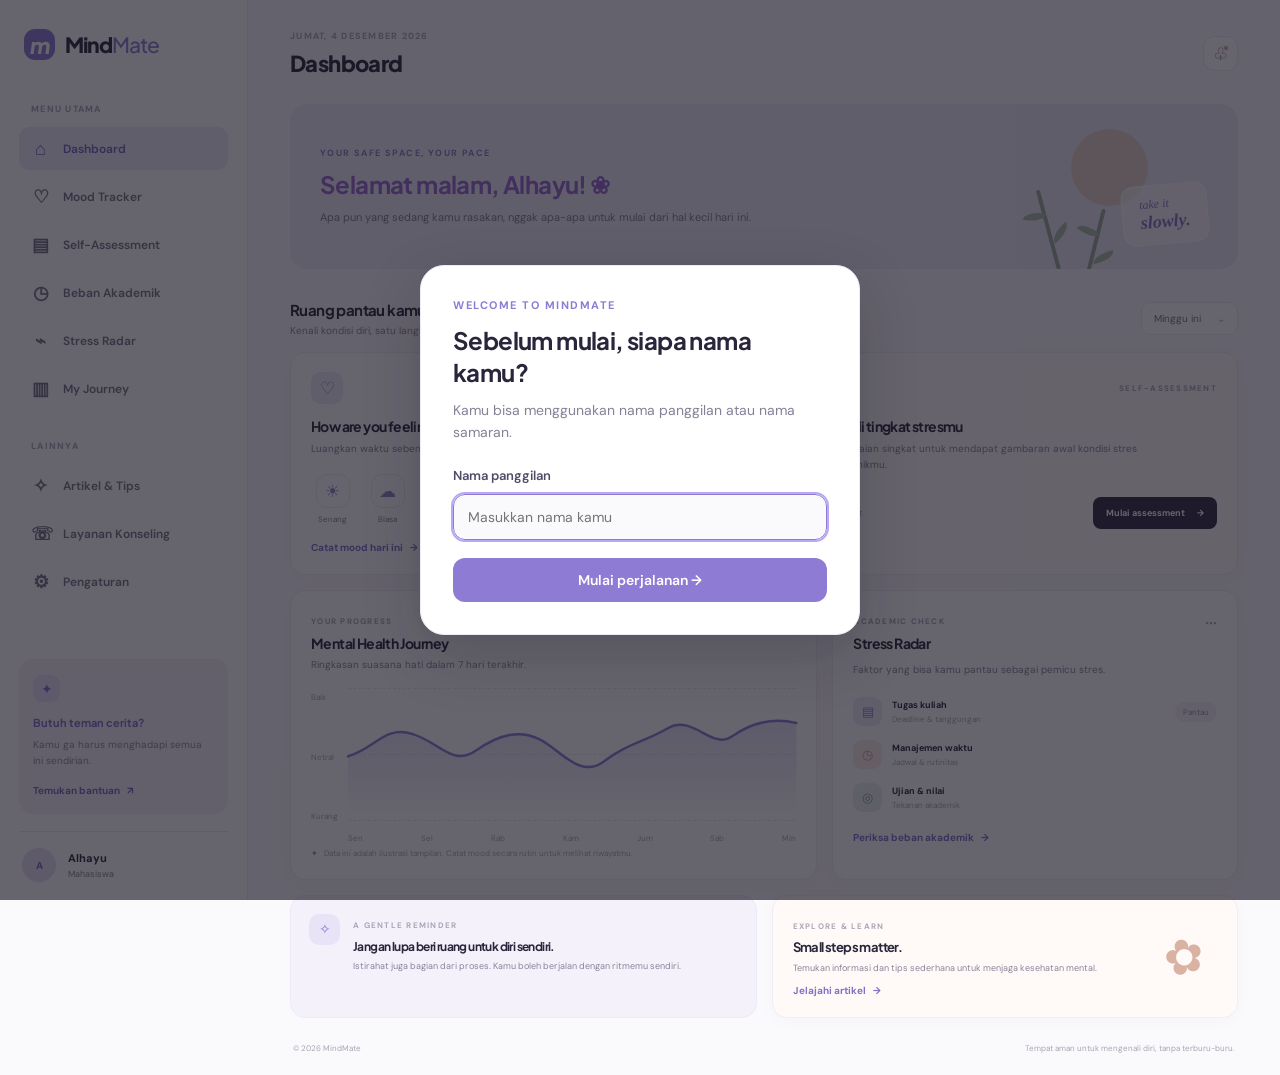
<file: index.html>
<!DOCTYPE html>
<html lang="id">
<head>
    <meta charset="UTF-8">
    <meta name="viewport" content="width=device-width, initial-scale=1.0">
    <title>MindMate | Dashboard</title>

    <link rel="preconnect" href="https://fonts.googleapis.com">
    <link rel="preconnect" href="https://fonts.gstatic.com" crossorigin>

    <link href="https://fonts.googleapis.com/css2?family=DM+Sans:wght@400;500;600;700&family=Plus+Jakarta+Sans:wght@500;600;700;800&display=swap" rel="stylesheet">

    <link rel="stylesheet" href="style.css">
</head>
<body>
<div class="app-shell">
    <aside class="sidebar">

        <a class="brand" href="#">
            <span class="brand-mark">m</span>
            <span>Mind<span class="brand-light">Mate</span></span>
        </a>

        <p class="nav-label">MENU UTAMA</p>

        <nav class="nav-menu">
            <a class="nav-link active" href="#">
                <span class="nav-icon">⌂</span>
                Dashboard
            </a>

            <a class="nav-link" href="/pages/mood-tracker.html">
                <span class="nav-icon">♡</span>
                Mood Tracker
            </a>

            <a href="/pages/assessment.html" class="nav-link">
                <span class="nav-icon">▤</span>
                Self-Assessment
            </a>

             <a class="nav-link" href="pages/workload.html">
                <span class="nav-icon">◷</span>
                Beban Akademik
            </a>

            <a class="nav-link" href="pages/stress-radar.html">
                <span class="nav-icon">⌁</span>
                Stress Radar
            </a>

            <a class="nav-link" href="pages/journey.html">
                <span class="nav-icon">▥</span>
                My Journey
            </a>
        </nav>

        <p class="nav-label resources-label">LAINNYA</p>

        <nav class="nav-menu">
            <a class="nav-link" href="pages/articles.html">
                <span class="nav-icon">✧</span>
                Artikel & Tips
            </a>

            <a class="nav-link" href="pages/counseling.html">
                <span class="nav-icon">☏</span>
                Layanan Konseling
            </a>

            <a class="nav-link" href="pages/settings.html">
                <span class="nav-icon">⚙</span>
                Pengaturan
            </a>
        </nav>

        <div class="sidebar-bottom">

            <div class="support-card">
                <div class="support-icon">✦</div>

                <strong>Butuh teman cerita?</strong>

                <p>
                    Kamu ga harus menghadapi semua ini sendirian. 
                </p>

                <a href="pages/counseling.html">
                    Temukan bantuan <span>↗</span>
                </a>
            </div>

        <div class="profile">
            <a href="pages/profile.html" class="profile-link">
                <div class="avatar">AN</div>

                <div class="profile-info">
                    <strong id="sidebarProfileName">Alhayu</strong>
                    <span>Mahasiswa</span>
                </div>
            </a>

        </div>
        </div>
    </aside>

    <main class="main-content">

        <header class="topbar">

            <div>
                <p class="eyebrow" id="dashboardDate"></p>
                <h1>Dashboard</h1>
            </div>

            <div class="topbar-actions">

              <button class="icon-button notification">
                    ♧
                    <i></i>
                </button>

            </div>  
        </header>

        <section class="welcome-row">

            <div>

                <p class="welcome-kicker">
                    YOUR SAFE SPACE, YOUR PACE
                </p>

                <h2>
                    <span id="welcomeGreeting">Hai!</span>
                    <span>❀</span>
                </h2>

                <p class="welcome-copy">
                    Apa pun yang sedang kamu rasakan, nggak apa-apa
                    untuk mulai dari hal kecil hari ini.
                </p>

            </div>

            <div class="welcome-art">
                <div class="sun"></div>
                <div class="plant plant-one"></div>
                <div class="plant plant-two"></div>

                <div class="art-note">
                    take it<br>
                    <b>slowly.</b>
                </div>
            </div>

        </section>

<!-- POPUP NAMA PENGGUNA -->
<div class="name-modal" id="nameModal" hidden>
    <div class="name-modal-card" role="dialog" aria-modal="true" aria-labelledby="nameModalTitle">
        <p class="name-modal-label">WELCOME TO MINDMATE</p>

        <h2 id="nameModalTitle">Sebelum mulai, siapa nama kamu?</h2>

        <p class="name-modal-description">
            Kamu bisa menggunakan nama panggilan atau nama samaran.
        </p>

        <form id="nameForm">
            <label for="userNameInput">Nama panggilan</label>

            <input
                type="text"
                id="userNameInput"
                placeholder="Masukkan nama kamu"
                maxlength="40"
                autocomplete="given-name"
                required
            >

            <button type="submit">Mulai perjalanan →</button>
        </form>
    </div>
</div>


        <section class="section-heading">

            <div>
                <h2>Ruang pantau kamu</h2>

                <p>
                    Kenali kondisi diri, satu langkah dalam satu waktu.
                </p>
            </div>

            <span class="date-chip">
                Minggu ini <span>⌄</span>
            </span>

        </section>


        <section class="overview-grid">

            <article class="card checkin-card">

                <div class="card-top">

                    <span class="card-icon lavender">♡</span>

                    <span class="status-pill">HARI INI</span>

                </div>

                <h3>How are you feeling?</h3>

                <p>
                    Luangkan waktu sebentar untuk mencatat
                    suasana hatimu.
                </p>

                <div class="mood-options">

                    <button>
                        <span>☀</span>
                        <small>Senang</small>
                    </button>

                    <button>
                        <span>☁</span>
                        <small>Biasa</small>
                    </button>

                    <button>
                        <span>☂</span>
                        <small>Lelah</small>
                    </button>

                    <button>
                        <span>♡</span>
                        <small>Cemas</small>
                    </button>

                    <button>
                        <span>☾</span>
                        <small>Sedih</small>
                    </button>

                </div>

                <a class="text-link" href="/pages/mood-tracker.html">
                    Catat mood hari ini <span>→</span>
                </a>

            </article>


            <article class="card assessment-card">

                <div class="card-top">

                    <span class="card-icon peach">▤</span>

                    <span class="mini-label">
                        SELF-ASSESSMENT
                    </span>

                </div>

                <h3>Kenali tingkat stresmu</h3>

                <p>
                    Isi penilaian singkat untuk mendapat gambaran
                    awal kondisi stres akademikmu.
                </p>

                <div class="assessment-bottom">

                    <span>± 5 menit</span>

                    <a href="pages/assessment.html" class="button button-dark">
                        Mulai assessment <span>→</span>
                    </a>

                </div>

            </article>

        </section>


        <section class="content-grid">

            <article class="card journey-card">

                <div class="section-card-heading">

                    <div>
                        <span class="mini-label">YOUR PROGRESS</span>

                        <h3>Mental Health Journey</h3>

                        <p>
                            Ringkasan suasana hati dalam 7 hari terakhir.
                        </p>
                    </div>

                    <a class="text-link" href="pages/journey.html">
                        Lihat detail →
                    </a>

                </div>


                <div class="chart-area">

                    <div class="chart-y">
                        <span>Baik</span>
                        <span>Netral</span>
                        <span>Kurang</span>
                    </div>

                    <div class="chart">

                        <div class="chart-lines">
                            <i></i>
                            <i></i>
                            <i></i>
                        </div>

                        <svg viewBox="0 0 560 150"
                             preserveAspectRatio="none">

                            <defs>
                                <linearGradient id="areaFill"
                                    x1="0" x2="0" y1="0" y2="1">

                                    <stop offset="0%"
                                        stop-color="#a99be8"
                                        stop-opacity=".28"/>

                                    <stop offset="100%"
                                        stop-color="#a99be8"
                                        stop-opacity="0"/>

                                </linearGradient>
                            </defs>

                            <path
                                d="M0 82 C35 72 45 45 80 55
                                S130 95 160 75 S215 50 240 62
                                S290 110 320 88 S370 65 400 48
                                S455 75 480 58 S530 35 560 42
                                L560 150 L0 150Z"
                                fill="url(#areaFill)"/>

                            <path
                                d="M0 82 C35 72 45 45 80 55
                                S130 95 160 75 S215 50 240 62
                                S290 110 320 88 S370 65 400 48
                                S455 75 480 58 S530 35 560 42"
                                fill="none"
                                stroke="#8e7bd4"
                                stroke-width="3"
                                stroke-linecap="round"/>

                        </svg>

                        <div class="chart-x">
                            <span>Sen</span>
                            <span>Sel</span>
                            <span>Rab</span>
                            <span>Kam</span>
                            <span>Jum</span>
                            <span>Sab</span>
                            <span>Min</span>
                        </div>

                    </div>

                </div>

                <p class="chart-note">
                    <span>✦</span>
                    Data ini adalah ilustrasi tampilan.
                    Catat mood secara rutin untuk melihat riwayatmu.
                </p>

            </article>


            <article class="card radar-card">

                <div class="section-card-heading">

                    <div>
                        <span class="mini-label">ACADEMIC CHECK</span>
                        <h3>Stress Radar</h3>
                    </div>

                    <span class="radar-dots">···</span>

                </div>

                <p>
                    Faktor yang bisa kamu pantau sebagai pemicu stres.
                </p>


                <div class="radar-list">

                    <div class="radar-item">

                        <span class="radar-symbol purple">▤</span>

                        <div>
                            <strong>Tugas kuliah</strong>
                            <small>Deadline & tanggungan</small>
                        </div>

                        <a href="pages/workload.html" class="radar-tag">Pantau</a>

                    </div>


                    <div class="radar-item">

                        <span class="radar-symbol orange">◷</span>

                        <div>
                            <strong>Manajemen waktu</strong>
                            <small>Jadwal & rutinitas</small>
                        </div>

                    </div>


                    <div class="radar-item">

                        <span class="radar-symbol green">◎</span>

                        <div>
                            <strong>Ujian & nilai</strong>
                            <small>Tekanan akademik</small>
                        </div>

                    </div>

                </div>

                <a class="text-link" href="pages/workload.html">
                    Periksa beban akademik <span>→</span>
                </a>

            </article>

        </section>


        <section class="bottom-grid">

            <article class="early-warning">

                <div class="warning-symbol">✧</div>

                <div>

                    <span class="mini-label">
                        A GENTLE REMINDER
                    </span>

                    <h3>
                        Jangan lupa beri ruang untuk diri sendiri.
                    </h3>

                    <p>
                        Istirahat juga bagian dari proses.
                        Kamu boleh berjalan dengan ritmemu sendiri.
                    </p>

                </div>

            </article>


            <article class="card resource-card">

                <div>

                    <span class="mini-label">
                        EXPLORE & LEARN
                    </span>

                    <h3>Small steps matter.</h3>

                    <p>
                        Temukan informasi dan tips sederhana
                        untuk menjaga kesehatan mental.
                    </p>

                    <a class="text-link" href="pages/articles.html">
                        Jelajahi artikel <span>→</span>
                    </a>

                </div>

                <div class="resource-illustration">✿</div>

            </article>

        </section>

        <footer>
            <span>© 2026 MindMate</span>

            <span>
                Tempat aman untuk mengenali diri, tanpa terburu-buru.
            </span>
        </footer>
    </main>    
</div>

<script src="script.js"></script>
</body>
</html>
</file>
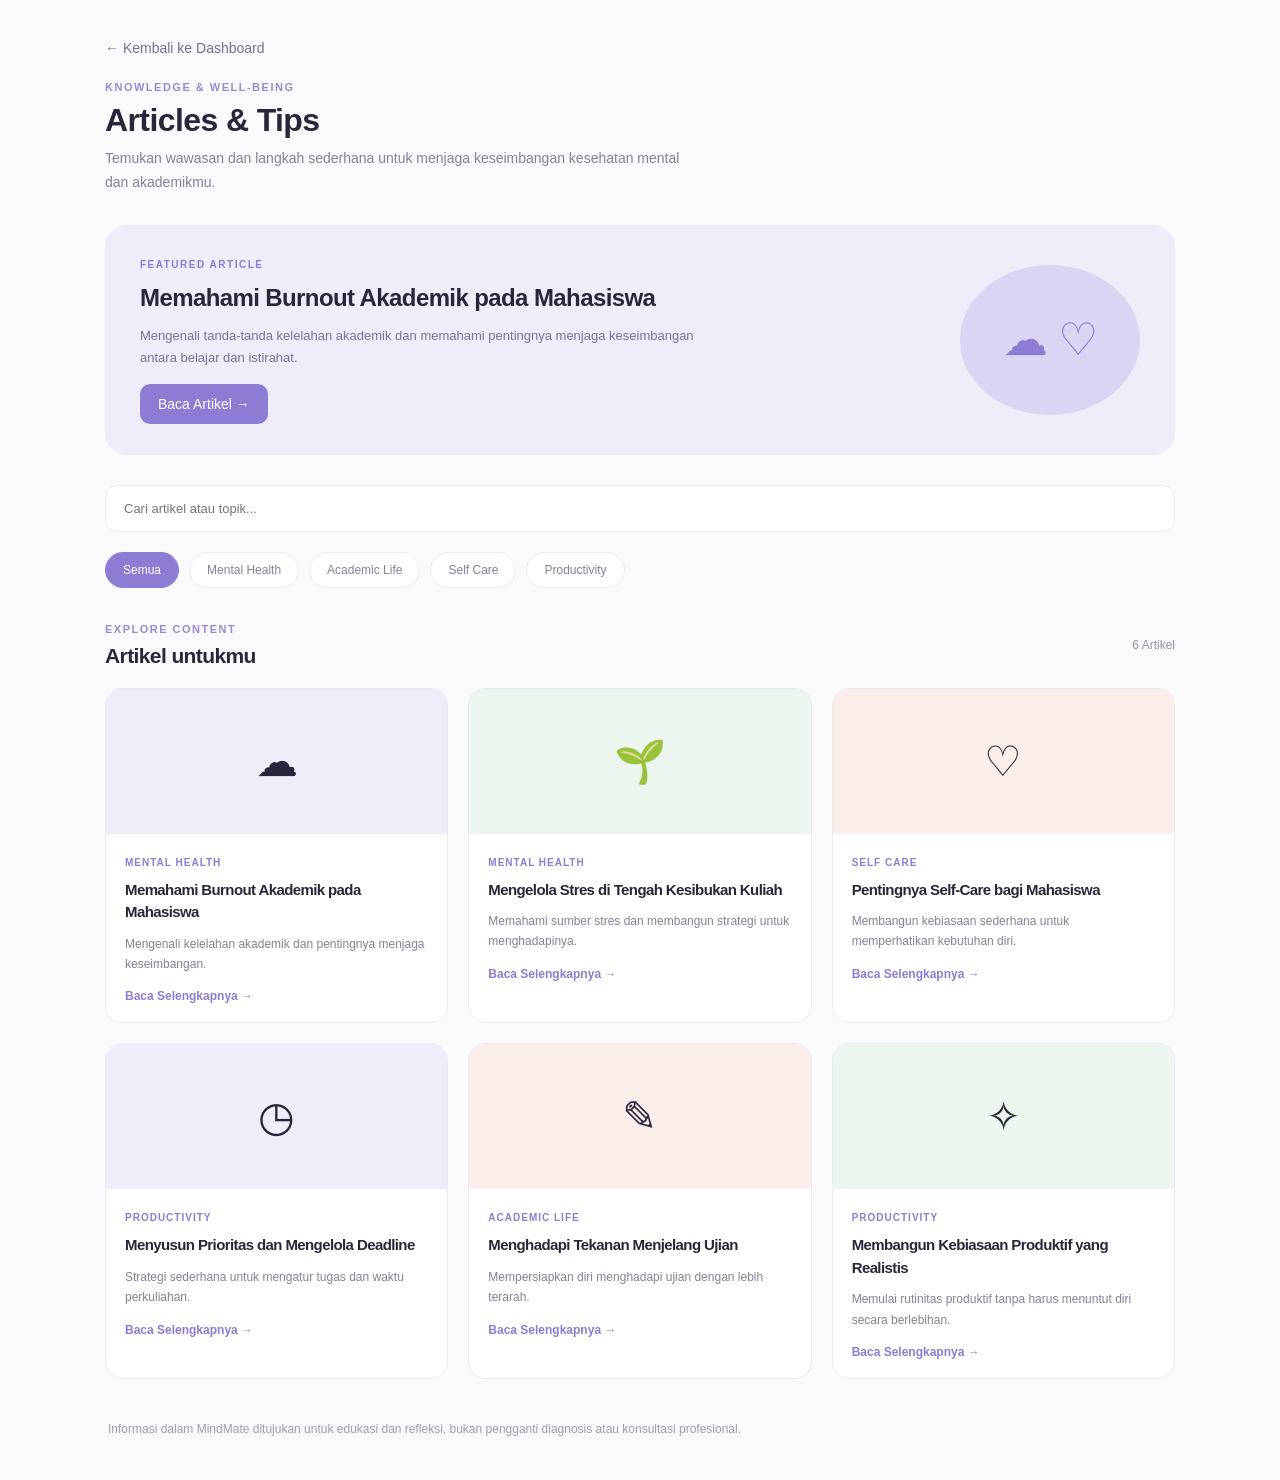
<file: pages/articles.html>
<!DOCTYPE html>
<html lang="id">
<head>
    <meta charset="UTF-8">
    <meta name="viewport" content="width=device-width, initial-scale=1.0">
    <title>Articles & Tips | MindMate</title>

    <link rel="stylesheet" href="../style.css">
    <link rel="stylesheet" href="../css/articles.css">
</head>
<body>

    <main class="articles-container">

        <a href="../index.html" class="back-link">
            ← Kembali ke Dashboard
        </a>

        <!-- HEADER -->
        <header class="articles-header">
            <div>
                <p class="section-label">KNOWLEDGE & WELL-BEING</p>
                <h1>Articles & Tips</h1>
                <p>
                    Temukan wawasan dan langkah sederhana untuk
                    menjaga keseimbangan kesehatan mental dan akademikmu.
                </p>
            </div>
        </header>

        <!-- FEATURED ARTICLE -->
        <section class="featured-article" id="featuredArticle">
            <div class="featured-content">
                <span class="featured-tag">FEATURED ARTICLE</span>
                <h2>Memahami Burnout Akademik pada Mahasiswa</h2>
                <p>
                    Mengenali tanda-tanda kelelahan akademik dan memahami
                    pentingnya menjaga keseimbangan antara belajar dan istirahat.
                </p>

                <button class="read-button" onclick="openArticle(1)">
                    Baca Artikel →
                </button>
            </div>

            <div class="featured-illustration">
                <span>☁</span>
                <span>♡</span>
            </div>
        </section>

        <!-- SEARCH -->
        <section class="article-search">
            <input
                type="text"
                id="searchInput"
                placeholder="Cari artikel atau topik..."
            >
        </section>

        <!-- CATEGORY -->
        <section class="category-section">
            <div class="category-list">
                <button class="category-btn active" data-category="Semua">
                    Semua
                </button>

                <button class="category-btn" data-category="Mental Health">
                    Mental Health
                </button>

                <button class="category-btn" data-category="Academic Life">
                    Academic Life
                </button>

                <button class="category-btn" data-category="Self Care">
                    Self Care
                </button>

                <button class="category-btn" data-category="Productivity">
                    Productivity
                </button>
            </div>
        </section>

        <!-- ARTICLE LIST -->
        <section class="article-section">
            <div class="article-heading">
                <div>
                    <p class="section-label">EXPLORE CONTENT</p>
                    <h2>Artikel untukmu</h2>
                </div>

                <span id="articleCount">0 Artikel</span>
            </div>

            <div class="article-grid" id="articleGrid"></div>

            <p class="no-result" id="noResult" hidden>
                Artikel tidak ditemukan.
            </p>
        </section>

        <!-- ARTICLE DETAIL -->
        <section class="article-detail" id="articleDetail" hidden>
            <button class="detail-back" onclick="closeArticle()">
                ← Kembali ke Artikel
            </button>

            <div id="articleDetailContent"></div>
        </section>

        <footer class="articles-footer">
            <p>
                Informasi dalam MindMate ditujukan untuk edukasi dan refleksi,
                bukan pengganti diagnosis atau konsultasi profesional.
            </p>
        </footer>

    </main>

    <script src="../script.js"></script>
    <script src="../js/articles.js"></script>
</body>
</html>
</file>
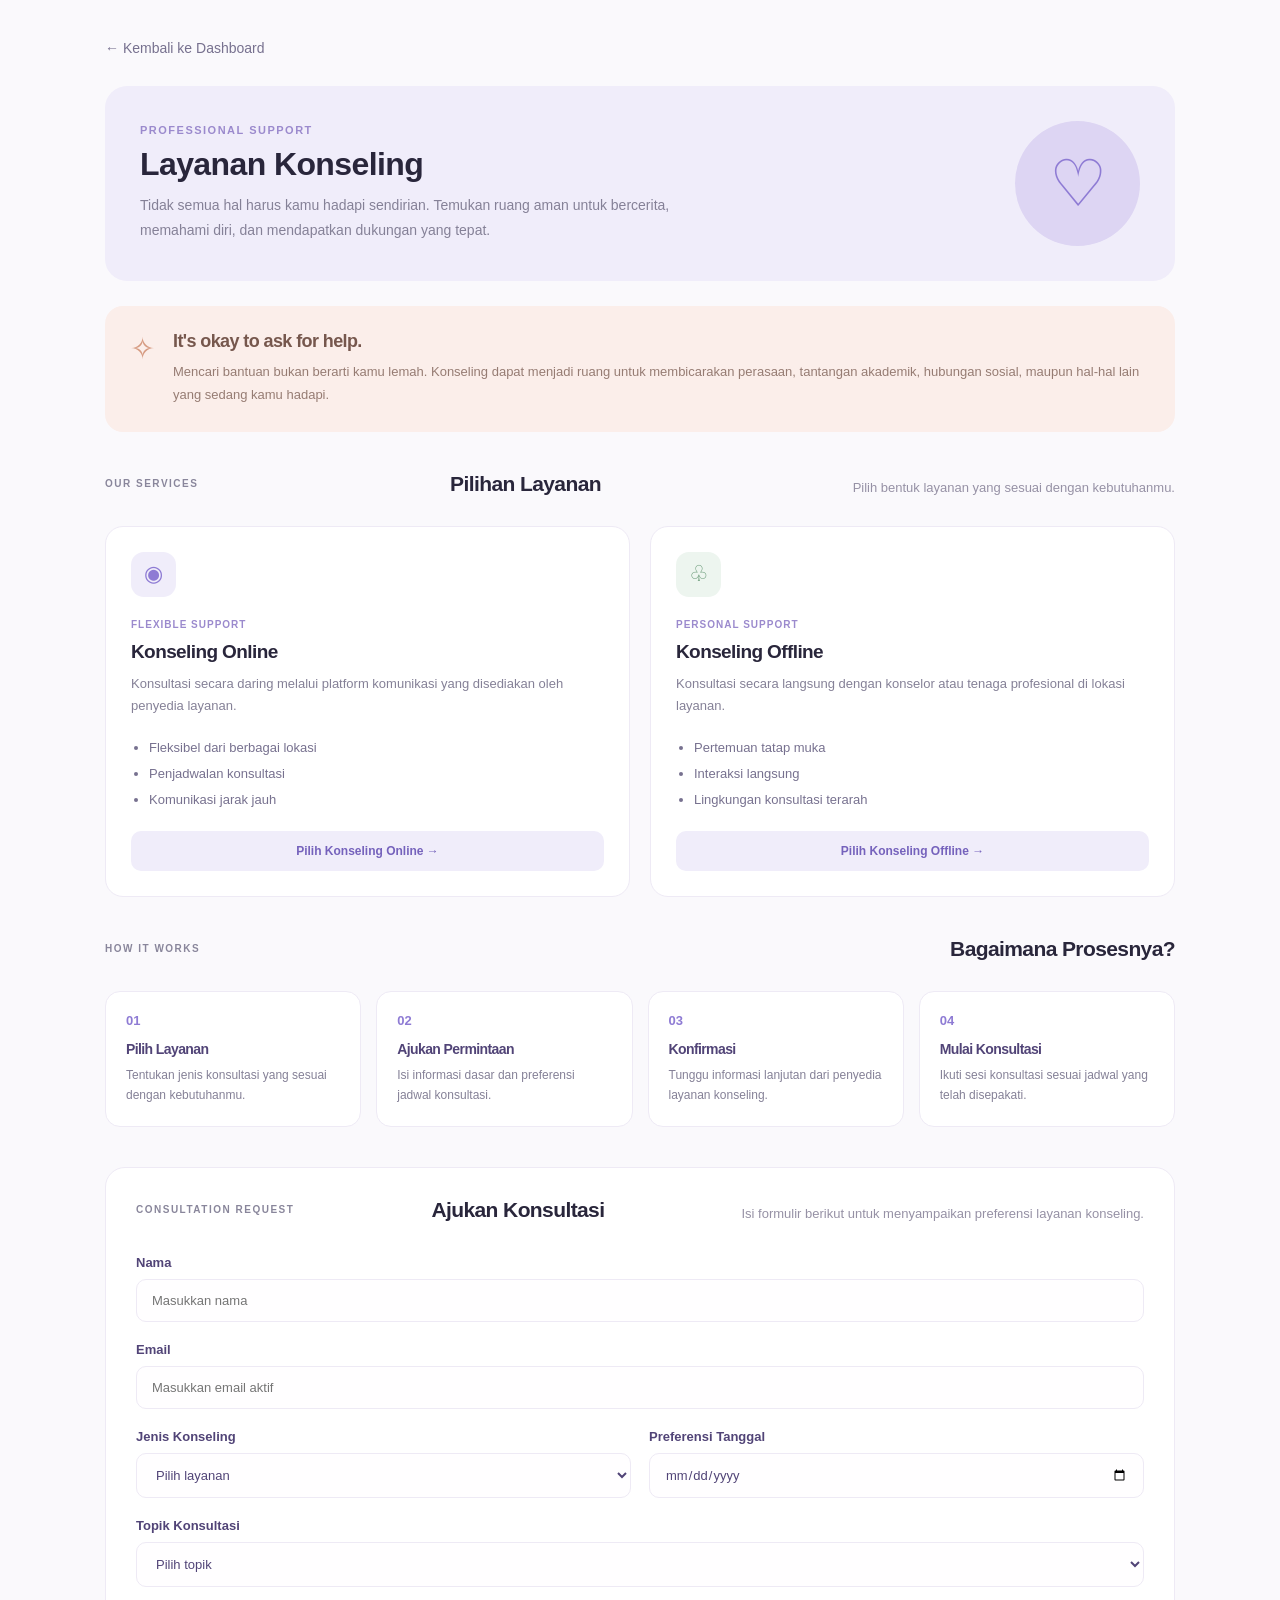
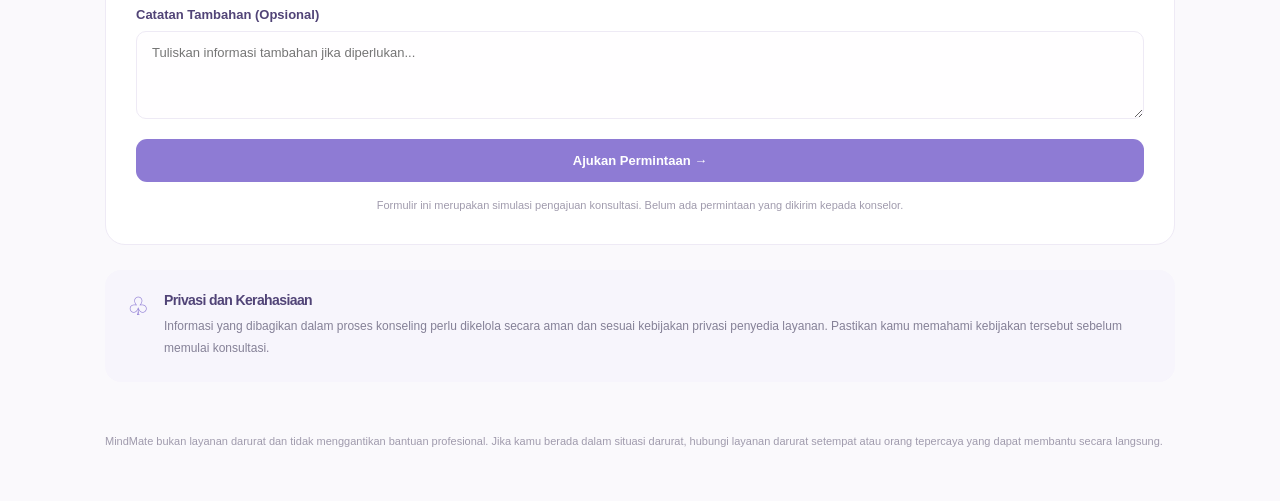
<file: pages/counseling.html>
<!DOCTYPE html>
<html lang="id">
<head>
    <meta charset="UTF-8">
    <meta name="viewport" content="width=device-width, initial-scale=1.0">

    <title>Layanan Konseling | MindMate</title>

    <link rel="stylesheet" href="../style.css">
    <link rel="stylesheet" href="../css/counseling.css">
</head>

<body>

    <main class="counseling-container">

        <a href="../index.html" class="back-link">
            ← Kembali ke Dashboard
        </a>

        <!-- HEADER -->
        <header class="counseling-header">

            <div>
                <p class="section-label">PROFESSIONAL SUPPORT</p>

                <h1>Layanan Konseling</h1>

                <p>
                    Tidak semua hal harus kamu hadapi sendirian.
                    Temukan ruang aman untuk bercerita, memahami diri,
                    dan mendapatkan dukungan yang tepat.
                </p>
            </div>

            <div class="header-illustration">
                <span>♡</span>
            </div>

        </header>


        <!-- INTRODUCTION -->
        <section class="counseling-intro">

            <div class="intro-icon">✧</div>

            <div>
                <h2>It's okay to ask for help.</h2>

                <p>
                    Mencari bantuan bukan berarti kamu lemah.
                    Konseling dapat menjadi ruang untuk membicarakan
                    perasaan, tantangan akademik, hubungan sosial,
                    maupun hal-hal lain yang sedang kamu hadapi.
                </p>
            </div>

        </section>


        <!-- SERVICE OPTIONS -->
        <section class="service-section">

            <div class="section-heading">
                <p class="section-label">OUR SERVICES</p>
                <h2>Pilihan Layanan</h2>

                <p>
                    Pilih bentuk layanan yang sesuai dengan kebutuhanmu.
                </p>
            </div>


            <div class="service-grid">

                <div class="service-card">

                    <div class="service-icon online-icon">
                        ◉
                    </div>

                    <span class="service-tag">FLEXIBLE SUPPORT</span>

                    <h3>Konseling Online</h3>

                    <p>
                        Konsultasi secara daring melalui platform
                        komunikasi yang disediakan oleh penyedia layanan.
                    </p>

                    <ul>
                        <li>Fleksibel dari berbagai lokasi</li>
                        <li>Penjadwalan konsultasi</li>
                        <li>Komunikasi jarak jauh</li>
                    </ul>

                    <button
                        class="service-button"
                        onclick="selectService('Online')">
                        Pilih Konseling Online →
                    </button>

                </div>


                <div class="service-card">

                    <div class="service-icon offline-icon">
                        ♧
                    </div>

                    <span class="service-tag">PERSONAL SUPPORT</span>

                    <h3>Konseling Offline</h3>

                    <p>
                        Konsultasi secara langsung dengan konselor
                        atau tenaga profesional di lokasi layanan.
                    </p>

                    <ul>
                        <li>Pertemuan tatap muka</li>
                        <li>Interaksi langsung</li>
                        <li>Lingkungan konsultasi terarah</li>
                    </ul>

                    <button
                        class="service-button"
                        onclick="selectService('Offline')">
                        Pilih Konseling Offline →
                    </button>

                </div>

            </div>

        </section>


        <!-- COUNSELING PROCESS -->
        <section class="process-section">

            <div class="section-heading">
                <p class="section-label">HOW IT WORKS</p>
                <h2>Bagaimana Prosesnya?</h2>
            </div>

            <div class="process-grid">

                <div class="process-item">
                    <span class="process-number">01</span>
                    <h3>Pilih Layanan</h3>
                    <p>
                        Tentukan jenis konsultasi yang sesuai
                        dengan kebutuhanmu.
                    </p>
                </div>

                <div class="process-item">
                    <span class="process-number">02</span>
                    <h3>Ajukan Permintaan</h3>
                    <p>
                        Isi informasi dasar dan preferensi
                        jadwal konsultasi.
                    </p>
                </div>

                <div class="process-item">
                    <span class="process-number">03</span>
                    <h3>Konfirmasi</h3>
                    <p>
                        Tunggu informasi lanjutan dari penyedia
                        layanan konseling.
                    </p>
                </div>

                <div class="process-item">
                    <span class="process-number">04</span>
                    <h3>Mulai Konsultasi</h3>
                    <p>
                        Ikuti sesi konsultasi sesuai jadwal
                        yang telah disepakati.
                    </p>
                </div>

            </div>

        </section>


        <!-- REQUEST FORM -->
        <section class="request-section" id="requestSection">

            <div class="section-heading">
                <p class="section-label">CONSULTATION REQUEST</p>
                <h2>Ajukan Konsultasi</h2>

                <p>
                    Isi formulir berikut untuk menyampaikan
                    preferensi layanan konseling.
                </p>
            </div>


            <form id="counselingForm">

                <div class="form-group">
                    <label for="studentName">Nama</label>

                    <input
                        type="text"
                        id="studentName"
                        placeholder="Masukkan nama"
                        required
                    >
                </div>


                <div class="form-group">
                    <label for="studentEmail">Email</label>

                    <input
                        type="email"
                        id="studentEmail"
                        placeholder="Masukkan email aktif"
                        required
                    >
                </div>


                <div class="form-row">

                    <div class="form-group">
                        <label for="serviceType">
                            Jenis Konseling
                        </label>

                        <select id="serviceType" required>
                            <option value="">Pilih layanan</option>
                            <option value="Online">Online</option>
                            <option value="Offline">Offline</option>
                        </select>
                    </div>


                    <div class="form-group">
                        <label for="preferredDate">
                            Preferensi Tanggal
                        </label>

                        <input
                            type="date"
                            id="preferredDate"
                            required
                        >
                    </div>

                </div>


                <div class="form-group">
                    <label for="consultationTopic">
                        Topik Konsultasi
                    </label>

                    <select id="consultationTopic" required>
                        <option value="">Pilih topik</option>
                        <option value="Tekanan Akademik">
                            Tekanan Akademik
                        </option>

                        <option value="Manajemen Stres">
                            Manajemen Stres
                        </option>

                        <option value="Hubungan Sosial">
                            Hubungan Sosial
                        </option>

                        <option value="Pengembangan Diri">
                            Pengembangan Diri
                        </option>

                        <option value="Lainnya">
                            Lainnya
                        </option>
                    </select>
                </div>


                <div class="form-group">
                    <label for="consultationNote">
                        Catatan Tambahan (Opsional)
                    </label>

                    <textarea
                        id="consultationNote"
                        rows="4"
                        placeholder="Tuliskan informasi tambahan jika diperlukan..."
                    ></textarea>
                </div>


                <button type="submit" class="submit-button">
                    Ajukan Permintaan →
                </button>

                <p class="form-disclaimer">
                    Formulir ini merupakan simulasi pengajuan konsultasi.
                    Belum ada permintaan yang dikirim kepada konselor.
                </p>

            </form>

            <div id="formMessage" class="form-message" hidden></div>

        </section>


        <!-- PRIVACY -->
        <section class="privacy-card">

            <div class="privacy-icon">♧</div>

            <div>
                <h3>Privasi dan Kerahasiaan</h3>

                <p>
                    Informasi yang dibagikan dalam proses konseling
                    perlu dikelola secara aman dan sesuai kebijakan
                    privasi penyedia layanan. Pastikan kamu memahami
                    kebijakan tersebut sebelum memulai konsultasi.
                </p>
            </div>

        </section>


        <!-- FOOTER -->
        <footer class="counseling-footer">
            <p>
                MindMate bukan layanan darurat dan tidak menggantikan
                bantuan profesional. Jika kamu berada dalam situasi
                darurat, hubungi layanan darurat setempat atau orang
                tepercaya yang dapat membantu secara langsung.
            </p>
        </footer>

    </main>

    <script src="../script.js"></script>
    <script src="../js/counseling.js"></script>

</body>
</html>
</file>
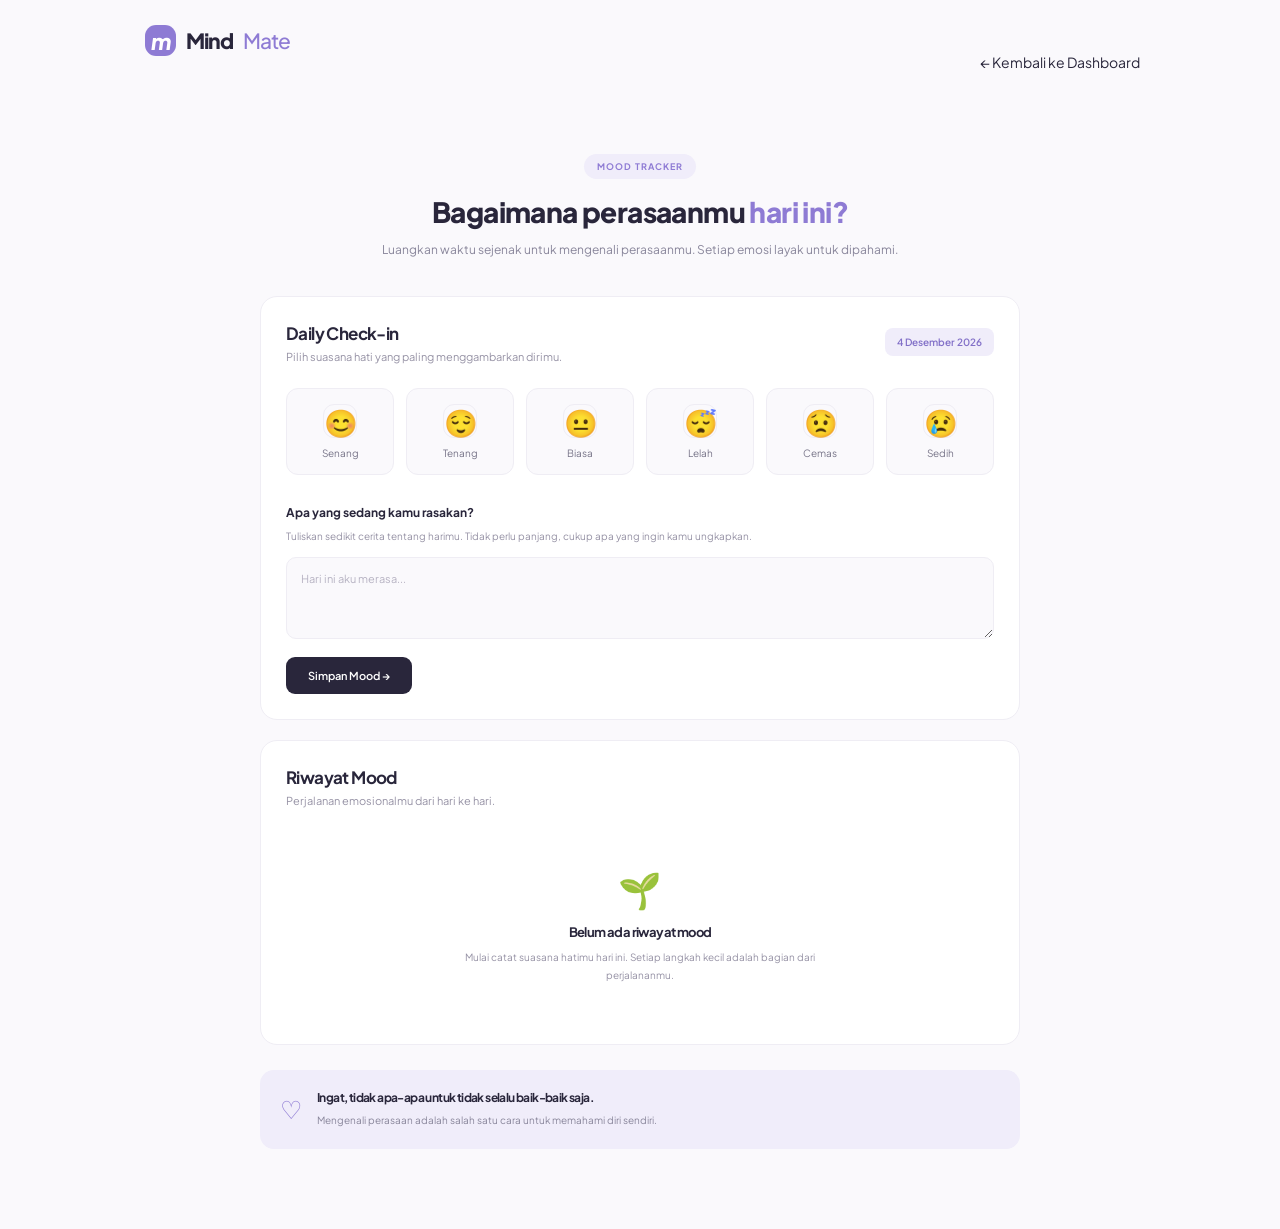
<file: pages/mood-tracker.html>
<!DOCTYPE html>
<html lang="id">
<head>
    <meta charset="UTF-8">
    <meta name="viewport" content="width=device-width, initial-scale=1.0">

    <title>Mood Tracker | MindMate</title>

    <link rel="stylesheet" href="../style.css">
    <link rel="stylesheet" href="../css/mood-tracker.css">

    <link rel="preconnect" href="https://fonts.googleapis.com">
    <link rel="preconnect" href="https://fonts.gstatic.com" crossorigin>

    <link href="https://fonts.googleapis.com/css2?family=DM+Sans:wght@400;500;600;700&family=Plus+Jakarta+Sans:wght@400;500;600;700&display=swap" rel="stylesheet">
</head>

<body>

    <div class="mood-page">

        <header class="mood-header">

            <a href="../index.html" class="brand">
                <span class="brand-mark">m</span>
                Mind<span class="brand-light">Mate</span>
            </a>

            <a href="../index.html" class="back-link">
                ← Kembali ke Dashboard
            </a>

        </header>


        <main class="mood-container">

            <section class="mood-intro">

                <span class="section-label">MOOD TRACKER</span>

                <h1>Bagaimana perasaanmu <span>hari ini?</span></h1>

                <p>
                    Luangkan waktu sejenak untuk mengenali perasaanmu.
                    Setiap emosi layak untuk dipahami.
                </p>

            </section>


            <!-- MOOD CHECK-IN -->
            <section class="mood-checkin">

                <div class="section-heading">
                    <div>
                        <h2>Daily Check-in</h2>
                        <p>Pilih suasana hati yang paling menggambarkan dirimu.</p>
                    </div>

                    <span class="mood-date" id="currentDate">
                        Hari ini
                    </span>
                </div>


                <div class="mood-options">

                    <button type="button" data-mood="Senang">
                        <span>😊</span>
                        <small>Senang</small>
                    </button>

                    <button type="button" data-mood="Tenang">
                        <span>😌</span>
                        <small>Tenang</small>
                    </button>

                    <button type="button" data-mood="Biasa">
                        <span>😐</span>
                        <small>Biasa</small>
                    </button>

                    <button type="button" data-mood="Lelah">
                        <span>😴</span>
                        <small>Lelah</small>
                    </button>

                    <button type="button" data-mood="Cemas">
                        <span>😟</span>
                        <small>Cemas</small>
                    </button>

                    <button type="button" data-mood="Sedih">
                        <span>😢</span>
                        <small>Sedih</small>
                    </button>

                </div>


                <!-- MOOD NOTE -->
                <div class="mood-note">

                    <label for="moodNote">
                        Apa yang sedang kamu rasakan?
                    </label>

                    <p>
                        Tuliskan sedikit cerita tentang harimu.
                        Tidak perlu panjang, cukup apa yang ingin kamu ungkapkan.
                    </p>

                    <textarea
                        id="moodNote"
                        placeholder="Hari ini aku merasa..."
                        rows="4"
                    ></textarea>

                    <button type="button" id="saveMoodBtn" class="button button-dark">
                        Simpan Mood →
                    </button>

                </div>

            </section>


            <!-- MOOD HISTORY -->
            <section class="mood-history">

                <div class="section-heading">
                    <div>
                        <h2>Riwayat Mood</h2>
                        <p>Perjalanan emosionalmu dari hari ke hari.</p>
                    </div>
                </div>

                <div id="moodHistoryList" class="mood-history-list">

                    <div class="empty-history">
                        <span>🌱</span>
                        <h3>Belum ada riwayat mood</h3>
                        <p>
                            Mulai catat suasana hatimu hari ini.
                            Setiap langkah kecil adalah bagian dari perjalananmu.
                        </p>
                    </div>

                </div>

            </section>


            <!-- REMINDER -->
            <section class="mood-reminder">

                <span>♡</span>

                <div>
                    <h3>Ingat, tidak apa-apa untuk tidak selalu baik-baik saja.</h3>

                    <p>
                        Mengenali perasaan adalah salah satu cara untuk
                        memahami diri sendiri.
                    </p>
                </div>

            </section>

        </main>

    </div>

    <script src="../script.js"></script>
    <script src="../js/mood-tracker.js"></script>

</body>
</html>
</file>
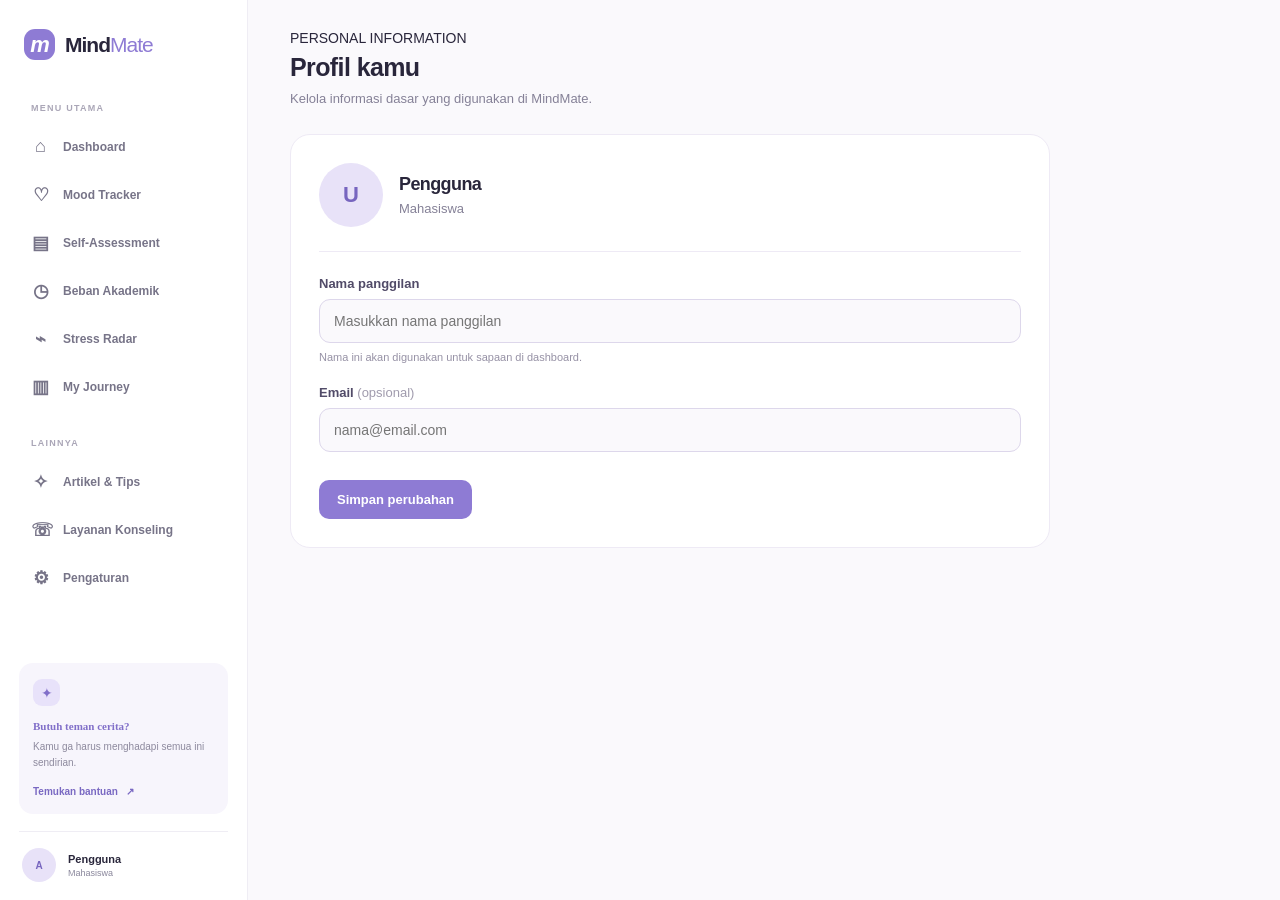
<file: pages/profile.html>
<!DOCTYPE html>
<html lang="id">
<head>
    <meta charset="UTF-8">
    <meta name="viewport" content="width=device-width, initial-scale=1.0">
    <title>Profile | MindMate</title>

    <link rel="stylesheet" href="../style.css">
    <link rel="stylesheet" href="../css/profile.css">
</head>
<body>

    <aside class="sidebar">
        <a class="brand" href="../index.html">
            <span class="brand-mark">m</span>
            <span>Mind<span class="brand-light">Mate</span></span>
        </a>

        <p class="nav-label">MENU UTAMA</p>

        <nav class="nav-menu">
            <a class="nav-link" href="../index.html">
                <span class="nav-icon">⌂</span>
                Dashboard
            </a>

            <a class="nav-link" href="mood-tracker.html">
                <span class="nav-icon">♡</span>
                Mood Tracker
            </a>

            <a class="nav-link" href="assessment.html">
                <span class="nav-icon">▤</span>
                Self-Assessment
            </a>

            <a class="nav-link" href="workload.html">
                <span class="nav-icon">◷</span>
                Beban Akademik
            </a>

            <a class="nav-link" href="stress-radar.html">
                <span class="nav-icon">⌁</span>
                Stress Radar
            </a>

            <a class="nav-link" href="journey.html">
                <span class="nav-icon">▥</span>
                My Journey
            </a>
        </nav>

        <p class="nav-label resources-label">LAINNYA</p>

        <nav class="nav-menu">
            <a class="nav-link" href="articles.html">
                <span class="nav-icon">✧</span>
                Artikel & Tips
            </a>

            <a class="nav-link" href="counseling.html">
                <span class="nav-icon">☏</span>
                Layanan Konseling
            </a>

            <a class="nav-link" href="settings.html">
                <span class="nav-icon">⚙</span>
                Pengaturan
            </a>
        </nav>

        <div class="sidebar-bottom">
            <div class="support-card">
                <div class="support-icon">✦</div>
                <strong>Butuh teman cerita?</strong>
                <p>Kamu ga harus menghadapi semua ini sendirian.</p>
                <a href="counseling.html">
                    Temukan bantuan <span>↗</span>
                </a>
            </div>

            <div class="profile">
                <a href="profile.html" class="profile-link">
                    <div class="avatar" id="sidebarAvatar">U</div>

                    <div class="profile-info">
                        <strong id="sidebarName">Pengguna</strong>
                        <span>Mahasiswa</span>
                    </div>
                </a>
            </div>
        </div>
    </aside>

    <main class="main-content profile-page">

        <section class="profile-heading">
            <div>
                <p class="section-label">PERSONAL INFORMATION</p>
                <h2>Profil kamu</h2>
                <p>Kelola informasi dasar yang digunakan di MindMate.</p>
            </div>
        </section>

        <section class="profile-card">
            <div class="profile-identity">
                <div class="profile-avatar" id="profileAvatar">U</div>

                <div>
                    <h3 id="profileDisplayName">Pengguna</h3>
                    <p>Mahasiswa</p>
                </div>
            </div>

            <form id="profileForm">
                <div class="form-field">
                    <label for="profileName">Nama panggilan</label>
                    <input
                        type="text"
                        id="profileName"
                        name="profileName"
                        maxlength="40"
                        placeholder="Masukkan nama panggilan"
                        required
                    >
                    <small>Nama ini akan digunakan untuk sapaan di dashboard.</small>
                </div>

                <div class="form-field">
                    <label for="profileEmail">Email <span>(opsional)</span></label>
                    <input
                        type="email"
                        id="profileEmail"
                        name="profileEmail"
                        placeholder="nama@email.com"
                    >
                </div>

                <div class="profile-actions">
                    <button type="submit" class="save-profile-btn">
                        Simpan perubahan
                    </button>
                    <p id="profileMessage" role="status"></p>
                </div>
            </form>
        </section>
    </main>

    <script src="../script.js"></script>
    <script src="../js/profile.js"></script>
</body>
</html>
</file>
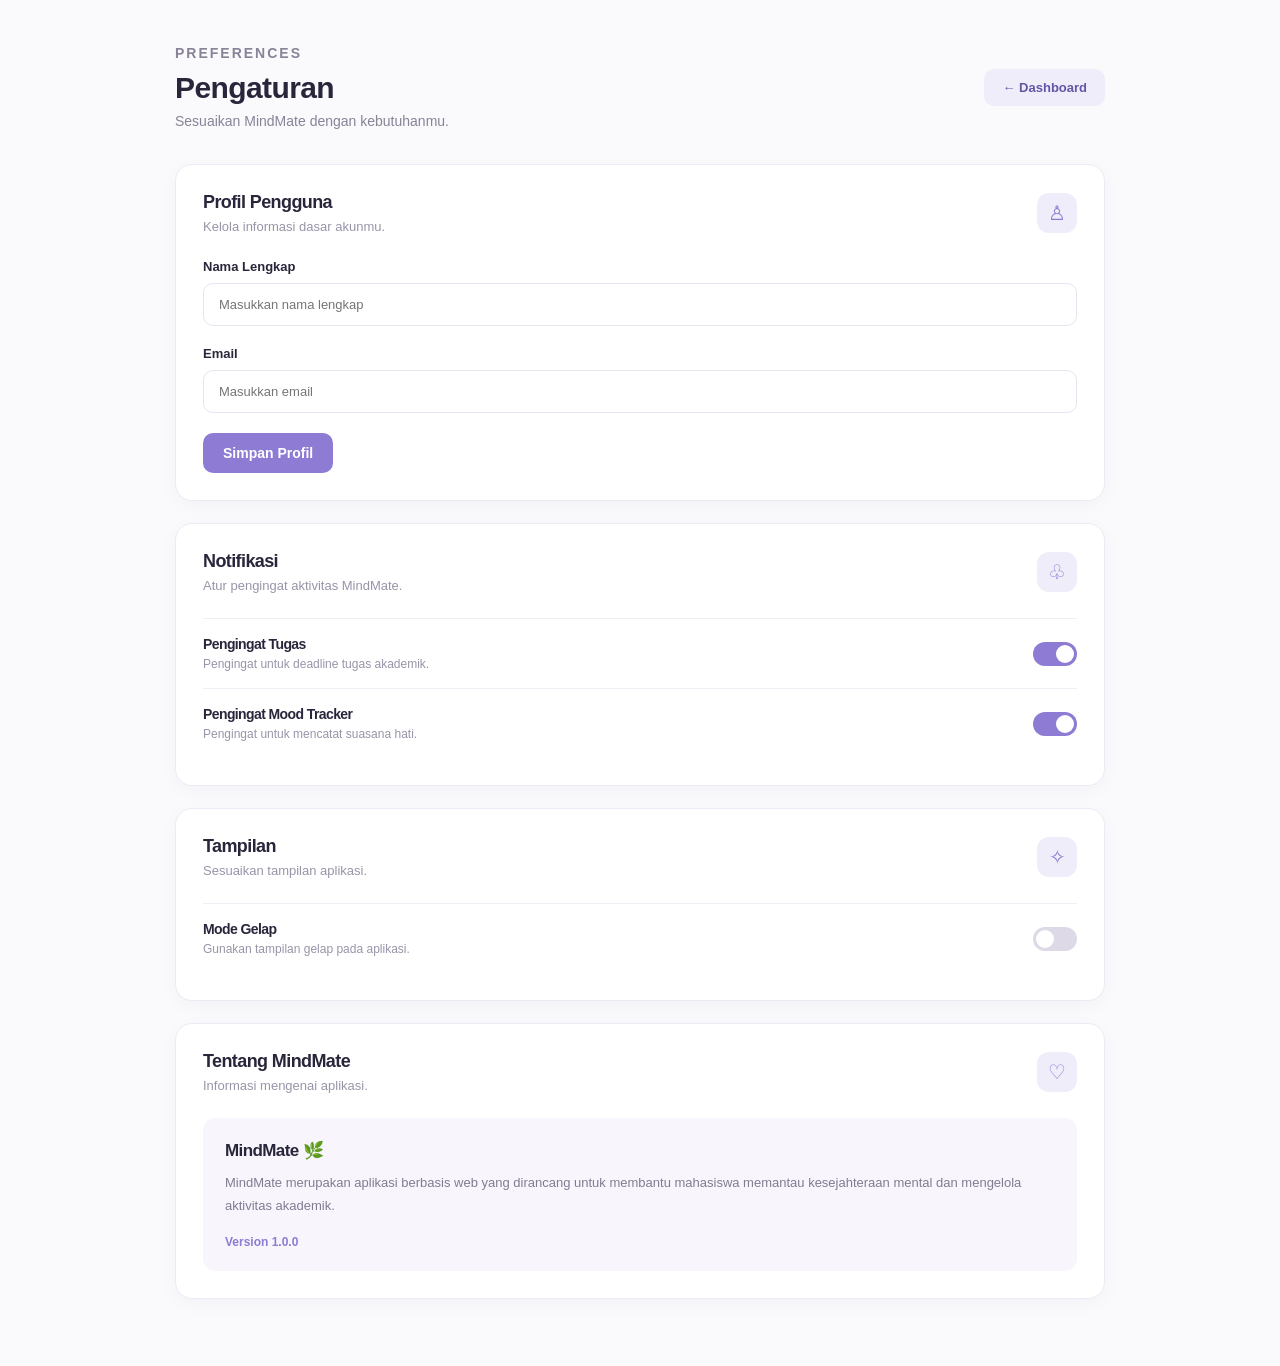
<file: pages/settings.html>
<!DOCTYPE html>
<html lang="id">
<head>
    <meta charset="UTF-8">
    <meta name="viewport" content="width=device-width, initial-scale=1.0">
    <title>Settings | MindMate</title>

    <link rel="stylesheet" href="../style.css">
    <link rel="stylesheet" href="../css/settings.css">
</head>
<body>

<div class="settings-container">

    <header class="settings-header">
        <div>
            <p class="eyebrow">PREFERENCES</p>
            <h1>Pengaturan</h1>
            <p>Sesuaikan MindMate dengan kebutuhanmu.</p>
        </div>

        <a href="../index.html" class="back-button">
            ← Dashboard
        </a>
    </header>

    <!-- PROFILE -->
    <section class="settings-card">
        <div class="section-heading">
            <div>
                <h2>Profil Pengguna</h2>
                <p>Kelola informasi dasar akunmu.</p>
            </div>
            <span class="section-icon">♙</span>
        </div>

        <form id="profileForm">

            <div class="form-group">
                <label for="userName">Nama Lengkap</label>
                <input type="text" id="userName"
                    placeholder="Masukkan nama lengkap">
            </div>

            <div class="form-group">
                <label for="userEmail">Email</label>
                <input type="email" id="userEmail"
                    placeholder="Masukkan email">
            </div>

            <button type="submit" class="save-button">
                Simpan Profil
            </button>

        </form>
    </section>

    <!-- NOTIFICATION -->
    <section class="settings-card">

        <div class="section-heading">
            <div>
                <h2>Notifikasi</h2>
                <p>Atur pengingat aktivitas MindMate.</p>
            </div>
            <span class="section-icon">♧</span>
        </div>

        <div class="setting-option">
            <div>
                <h3>Pengingat Tugas</h3>
                <p>Pengingat untuk deadline tugas akademik.</p>
            </div>

            <label class="switch">
                <input type="checkbox" id="taskNotification">
                <span class="slider"></span>
            </label>
        </div>

        <div class="setting-option">
            <div>
                <h3>Pengingat Mood Tracker</h3>
                <p>Pengingat untuk mencatat suasana hati.</p>
            </div>

            <label class="switch">
                <input type="checkbox" id="moodNotification">
                <span class="slider"></span>
            </label>
        </div>

    </section>

    <!-- APPEARANCE -->
    <section class="settings-card">

        <div class="section-heading">
            <div>
                <h2>Tampilan</h2>
                <p>Sesuaikan tampilan aplikasi.</p>
            </div>
            <span class="section-icon">✧</span>
        </div>

        <div class="setting-option">
            <div>
                <h3>Mode Gelap</h3>
                <p>Gunakan tampilan gelap pada aplikasi.</p>
            </div>

            <label class="switch">
                <input type="checkbox" id="darkMode">
                <span class="slider"></span>
            </label>
        </div>

    </section>

    <!-- ABOUT -->
    <section class="settings-card about-card">

        <div class="section-heading">
            <div>
                <h2>Tentang MindMate</h2>
                <p>Informasi mengenai aplikasi.</p>
            </div>
            <span class="section-icon">♡</span>
        </div>

        <div class="about-content">
            <h3>MindMate 🌿</h3>
            <p>
                MindMate merupakan aplikasi berbasis web
                yang dirancang untuk membantu mahasiswa
                memantau kesejahteraan mental dan mengelola
                aktivitas akademik.
            </p>

            <span class="version">Version 1.0.0</span>
        </div>

    </section>

    <p id="successMessage" class="success-message"></p>

</div>

<script src="../script.js"></script>
<script src="../js/settings.js"></script>

</body>
</html>
</file>
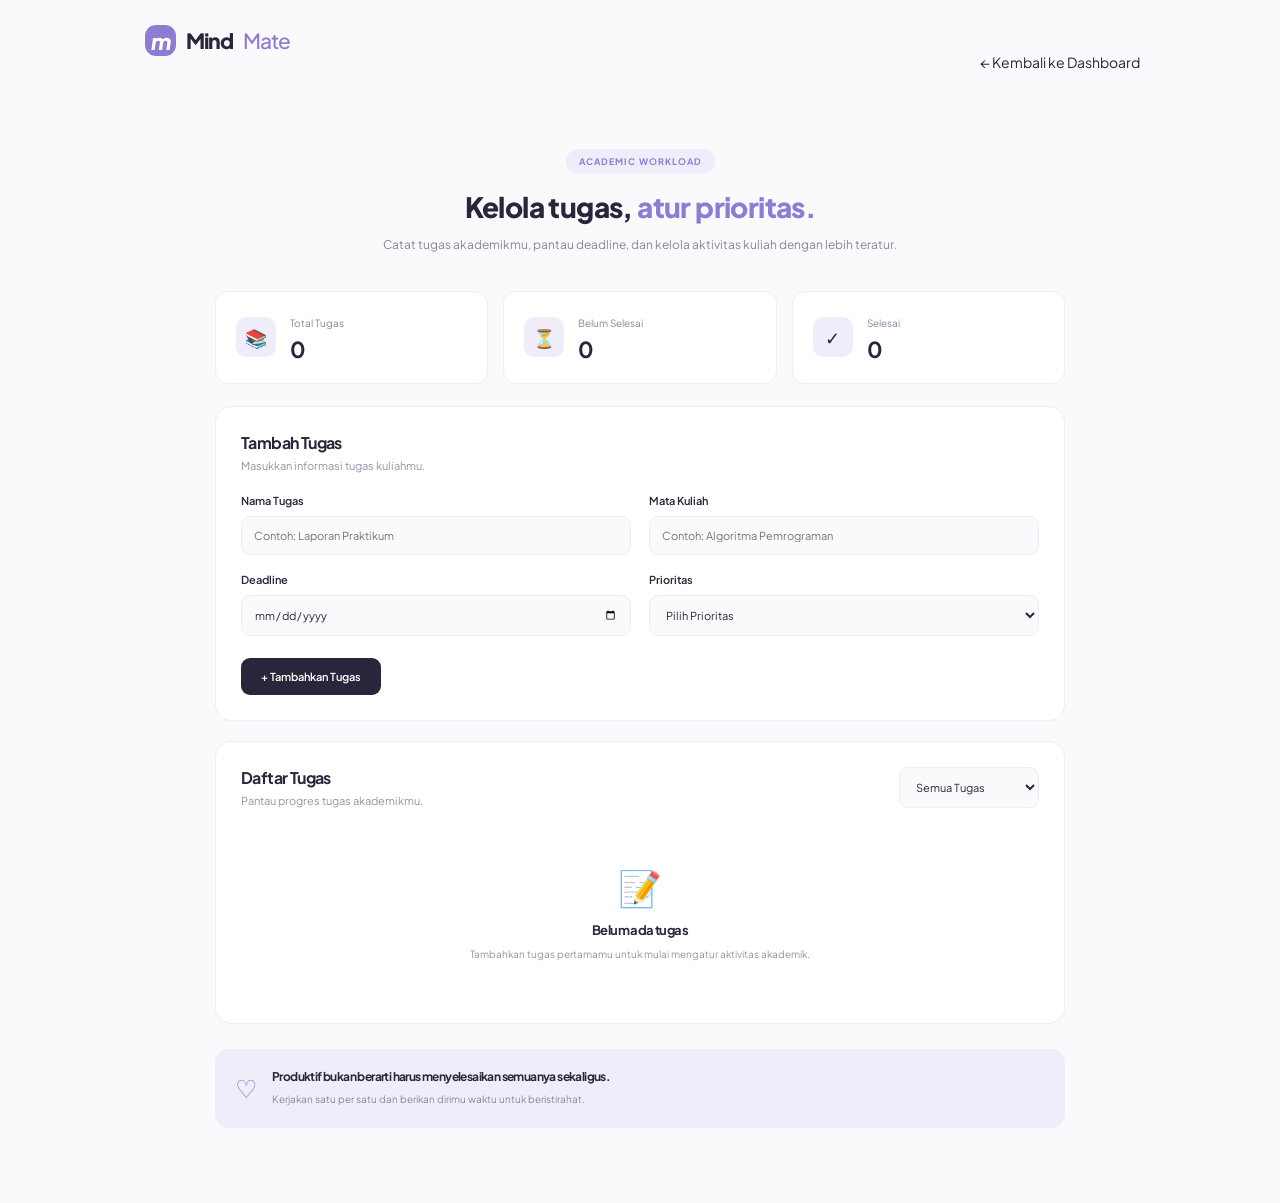
<file: pages/workload.html>
<!DOCTYPE html>
<html lang="id">
<head>
    <meta charset="UTF-8">
    <meta name="viewport" content="width=device-width, initial-scale=1.0">

    <title>Academic Workload | MindMate</title>

    <link rel="stylesheet" href="../style.css">
    <link rel="stylesheet" href="../css/workload.css">

    <link rel="preconnect" href="https://fonts.googleapis.com">
    <link rel="preconnect" href="https://fonts.gstatic.com" crossorigin>

    <link href="https://fonts.googleapis.com/css2?family=DM+Sans:wght@400;500;600;700&family=Plus+Jakarta+Sans:wght@400;500;600;700&display=swap" rel="stylesheet">
</head>

<body>

<div class="workload-page">

    <!-- HEADER -->
    <header class="workload-header">

        <a href="../index.html" class="brand">
            <span class="brand-mark">m</span>
            Mind<span class="brand-light">Mate</span>
        </a>

        <a href="../index.html" class="back-link">
            ← Kembali ke Dashboard
        </a>

    </header>


    <main class="workload-container">

        <!-- INTRO -->
        <section class="workload-intro">

            <span class="section-label">ACADEMIC WORKLOAD</span>

            <h1>Kelola tugas, <span>atur prioritas.</span></h1>

            <p>
                Catat tugas akademikmu, pantau deadline,
                dan kelola aktivitas kuliah dengan lebih teratur.
            </p>

        </section>


        <!-- SUMMARY -->
        <section class="workload-summary">

            <div class="summary-card">
                <span class="summary-icon">📚</span>
                <div>
                    <small>Total Tugas</small>
                    <h2 id="totalTasks">0</h2>
                </div>
            </div>

            <div class="summary-card">
                <span class="summary-icon">⏳</span>
                <div>
                    <small>Belum Selesai</small>
                    <h2 id="pendingTasks">0</h2>
                </div>
            </div>

            <div class="summary-card">
                <span class="summary-icon">✓</span>
                <div>
                    <small>Selesai</small>
                    <h2 id="completedTasks">0</h2>
                </div>
            </div>

        </section>


        <!-- ADD TASK -->
        <section class="task-form-card">

            <div class="section-heading">
                <div>
                    <h2>Tambah Tugas</h2>
                    <p>Masukkan informasi tugas kuliahmu.</p>
                </div>
            </div>

            <form id="taskForm">

                <div class="form-grid">

                    <div class="form-group">
                        <label for="taskName">Nama Tugas</label>
                        <input
                            type="text"
                            id="taskName"
                            placeholder="Contoh: Laporan Praktikum"
                            required
                        >
                    </div>

                    <div class="form-group">
                        <label for="courseName">Mata Kuliah</label>
                        <input
                            type="text"
                            id="courseName"
                            placeholder="Contoh: Algoritma Pemrograman"
                            required
                        >
                    </div>

                    <div class="form-group">
                        <label for="taskDeadline">Deadline</label>
                        <input
                            type="date"
                            id="taskDeadline"
                            required
                        >
                    </div>

                    <div class="form-group">
                        <label for="taskPriority">Prioritas</label>
                        <select id="taskPriority" required>
                            <option value="">Pilih Prioritas</option>
                            <option value="Tinggi">Tinggi</option>
                            <option value="Sedang">Sedang</option>
                            <option value="Rendah">Rendah</option>
                        </select>
                    </div>

                </div>

                <button type="submit" class="add-task-btn">
                    + Tambahkan Tugas
                </button>

            </form>

        </section>


        <!-- TASK LIST -->
        <section class="task-list-section">

            <div class="section-heading">
                <div>
                    <h2>Daftar Tugas</h2>
                    <p>Pantau progres tugas akademikmu.</p>
                </div>

                <select id="taskFilter" class="task-filter">
                    <option value="Semua">Semua Tugas</option>
                    <option value="Belum">Belum Selesai</option>
                    <option value="Selesai">Selesai</option>
                </select>
            </div>

            <div id="taskList" class="task-list">

                <div class="empty-task">
                    <span>📝</span>
                    <h3>Belum ada tugas</h3>
                    <p>Tambahkan tugas pertamamu untuk mulai mengatur aktivitas akademik.</p>
                </div>

            </div>

        </section>


        <!-- REMINDER -->
        <section class="workload-reminder">

            <span>♡</span>

            <div>
                <h3>Produktif bukan berarti harus menyelesaikan semuanya sekaligus.</h3>
                <p>
                    Kerjakan satu per satu dan berikan dirimu waktu untuk beristirahat.
                </p>
            </div>

        </section>

    </main>

</div>

<script src="../script.js"></script>
<script src="../js/workload.js"></script>

</body>
</html>
</file>
<file: style.css>
* {
    box-sizing: border-box;
    margin: 0;
    padding: 0;
}

:root {
    --ink: #29263b;
    --muted: #89869b;
    --purple: #8e7bd4;
    --pale: #f3f0fc;
    --line: #efedf4;
    --bg: #faf9fc;
    --white: #fff;
}

body {
    font-family: 'DM Sans', sans-serif;
    background: var(--bg);
    color: var(--ink);
    font-size: 14px;
}

a {
    text-decoration: none;
    color: inherit;
}

button {
    font: inherit;
    cursor: pointer;
    border: 0;
}

.app-shell {
    min-height: 100vh;
}

/* SIDEBAR */

.sidebar {
    width: 248px;
    background: #fff;
    border-right: 1px solid var(--line);
    position: fixed;
    inset: 0 auto 0 0;
    padding: 29px 19px 18px;
    display: flex;
    flex-direction: column;
    z-index: 5;

    /* Tambahan */
    overflow-y: auto;
    overflow-x: hidden;
    box-sizing: border-box;
}

/* Scrollbar minimalis */
.sidebar::-webkit-scrollbar {
    width: 5px;
}

.sidebar::-webkit-scrollbar-thumb {
    background: #D8D2EA;
    border-radius: 10px;
}

.sidebar::-webkit-scrollbar-track {
    background: transparent;
}

.brand {
    display: flex;
    align-items: center;
    gap: 10px;
    font: 800 21px 'Plus Jakarta Sans', sans-serif;
    letter-spacing: -1px;
    margin: 0 0 43px 5px;
}

.brand-mark {
    width: 31px;
    height: 31px;
    border-radius: 11px;
    background: #8e7bd4;
    color: white;
    display: grid;
    place-items: center;
    font-size: 22px;
    font-style: italic;
}

.brand-light {
    font-weight: 500;
    color: #8e7bd4;
}

.nav-label,
.mini-label,
.eyebrow {
    font-size: 9px;
    font-weight: 700;
    letter-spacing: 1.25px;
    color: #aaa6b7;
}

.nav-label {
    padding-left: 12px;
    margin-bottom: 12px;
}

.nav-menu {
    display: grid;
    gap: 5px;
}

.nav-link {
    height: 43px;
    border-radius: 11px;
    padding: 0 12px;
    display: flex;
    align-items: center;
    gap: 13px;
    color: #777488;
    font-size: 12px;
    font-weight: 600;
    transition: .2s;
}

.nav-link:hover {
    background: #f8f6fd;
    color: var(--purple);
}

.nav-link.active {
    background: #f1eefb;
    color: #7564bd;
}

.nav-icon {
    font-size: 18px;
    width: 19px;
    text-align: center;
}

.resources-label {
    margin-top: 30px;
}

.sidebar-bottom {
    margin-top: auto;
}

.support-card {
    padding: 16px 14px;
    background: #f7f5fc;
    border-radius: 14px;
    margin-bottom: 17px;
}

.support-icon {
    width: 27px;
    height: 27px;
    border-radius: 9px;
    background: #e8e2fa;
    color: #816fc9;
    display: grid;
    place-items: center;
    margin-bottom: 11px;
}

.support-card strong {
    font: 700 11px 'Plus Jakarta Sans';
    color: #816fc9
}

.support-card p {
    font-size: 10px;
    color: #8d899d;
    line-height: 1.6;
    margin: 6px 0 11px;
}

.support-card a {
    font-size: 10px;
    font-weight: 700;
    color: #7968c2;
}

.support-card a span {
    margin-left: 5px;
}

.profile {
    border-top: 1px solid var(--line);
    padding: 16px 3px 0;
    display: flex;
    align-items: center;
    gap: 10px;
}

.avatar {
    width: 34px;
    height: 34px;
    border-radius: 50%;
    background: #e8e2f8;
    color: #7765bf;
    display: grid;
    place-items: center;
    font-size: 10px;
    font-weight: 700;
}

.profile-info {
    display: grid;
    gap: 3px;
    flex: 1;
}

.profile-info strong {
    font-size: 11px;
}

.profile-info span {
    font-size: 9px;
    color: var(--muted);
}

.more-btn {
    background: none;
    color: #999;
    font-size: 20px;
}

.profile-link {
    display: flex;
    align-items: center;
    gap: 12px;
    flex: 1;
    min-width: 0;
    color: inherit;
    text-decoration: none;
}

.profile-link:hover .profile-info strong {
    color: #8E7BD4;
}

/* MAIN CONTENT */

.main-content {
    margin-left: 248px;
    padding: 30px 42px 22px;
    max-width: 1600px;
}

.topbar {
    display: flex;
    align-items: center;
    justify-content: space-between;
    margin-bottom: 27px;
}

.eyebrow {
    margin-bottom: 7px;
}

h1,
h2,
h3 {
    font-family: 'Plus Jakarta Sans', sans-serif;
    letter-spacing: -.6px;
}

h1 {
    font-size: 22px;
    font-weight: 800;
}

.topbar-actions,
.topbar-user {
    display: flex;
    align-items: center;
    gap: 17px;
}

.icon-button {
    width: 35px;
    height: 35px;
    border: 1px solid var(--line);
    border-radius: 11px;
    background: #fff;
    color: #777;
    font-size: 17px;
    position: relative;
}

.notification i {
    position: absolute;
    width: 6px;
    height: 6px;
    background: #e99d8c;
    border: 1px solid white;
    border-radius: 50%;
    top: 8px;
    right: 8px;
}

.topbar-user {
    gap: 9px;
    font-size: 11px;
    font-weight: 600;
}

.avatar.small {
    width: 30px;
    height: 30px;
}

.chevron {
    color: #aaa;
}

/* WELCOME SECTION */

.welcome-row {
    min-height: 160px;
    background: #f0edfa;
    border-radius: 18px;
    padding: 25px 30px;
    display: flex;
    align-items: center;
    justify-content: space-between;
    overflow: hidden;
    position: relative;
    margin-bottom: 31px;
}

.welcome-kicker {
    font-size: 9px;
    letter-spacing: 1.4px;
    font-weight: 700;
    color: #8b7bc6;
    margin-bottom: 10px;
}

.welcome-row h2 {
    font-size: 24px;
    margin-bottom: 8px;
}

.welcome-row h2 span {
    color: #9768d2;
}

.welcome-copy {
    font-size: 11px;
    color: #817c96;
    max-width: 440px;
    line-height: 1.7;
}

.welcome-art {
    width: 210px;
    height: 115px;
    position: relative;
    align-self: stretch;
}

.sun {
    position: absolute;
    width: 77px;
    height: 77px;
    border-radius: 50%;
    background: #e8d6c8;
    right: 60px;
    top: 0;
}

.art-note {
    position: absolute;
    right: 0;
    bottom: 0;
    background: #fff9;
    border: 1px solid #fff;
    border-radius: 13px;
    padding: 11px 17px;
    font: italic 12px Georgia;
    color: #8775c6;
    transform: rotate(-5deg);
}

.art-note b {
    font-size: 18px;
}

.plant {
    position: absolute;
    bottom: -33px;
    width: 4px;
    height: 90px;
    background: #9eae9b;
    border-radius: 5px;
    transform-origin: bottom;
}

.plant:before,
.plant:after {
    content: "";
    position: absolute;
    width: 22px;
    height: 10px;
    background: #a9bda8;
    border-radius: 100% 0 100% 0;
}

.plant:before {
    top: 20px;
    left: -19px;
    transform: rotate(25deg);
}

.plant:after {
    top: 42px;
    left: 2px;
    transform: rotate(-25deg);
}

.plant-one {
    right: 145px;
    transform: rotate(-15deg);
}

.plant-two {
    right: 119px;
    transform: rotate(14deg);
    height: 70px;
}

/* ==============================
   POPUP NAMA PENGGUNA
============================== */

.name-modal[hidden] {
    display: none;
}

.name-modal {
    position: fixed;
    inset: 0;
    z-index: 9999;
    display: flex;
    align-items: center;
    justify-content: center;
    padding: 20px;
    background: rgba(20, 18, 31, 0.65);
}

.name-modal-card {
    width: 100%;
    max-width: 440px;
    padding: 32px;
    border: 1px solid #EEEAF5;
    border-radius: 24px;
    background: #FFFFFF;
    color: #29263B;
    box-shadow: 0 20px 60px rgba(20, 18, 31, 0.2);
}

.name-modal-label {
    margin: 0 0 12px;
    color: #8E7BD4;
    font-size: 11px;
    font-weight: 700;
    letter-spacing: 1.5px;
}

.name-modal-card h2 {
    margin: 0 0 10px;
    color: #29263B;
    font-size: 24px;
    line-height: 1.35;
}

.name-modal-description {
    margin: 0 0 24px;
    color: #858197;
    font-size: 14px;
    line-height: 1.6;
}

.name-modal-card form {
    display: flex;
    flex-direction: column;
    gap: 10px;
}

.name-modal-card label {
    color: #514B68;
    font-size: 13px;
    font-weight: 600;
}

.name-modal-card input {
    width: 100%;
    box-sizing: border-box;
    padding: 13px 14px;
    border: 1px solid #DDD7EB;
    border-radius: 12px;
    background: #FAF9FC;
    color: #29263B;
    font: inherit;
}

.name-modal-card input:focus {
    outline: 2px solid #B8A8F5;
    border-color: #8E7BD4;
}

.name-modal-card button {
    margin-top: 8px;
    padding: 13px 16px;
    border: none;
    border-radius: 12px;
    background: #8E7BD4;
    color: #FFFFFF;
    font: inherit;
    font-weight: 600;
    cursor: pointer;
    transition: background 0.2s ease;
}

.name-modal-card button:hover {
    background: #7561BC;
}

/* Dark Mode */
body.dark-mode .name-modal-card {
    border-color: #373348;
    background: #242232;
    color: #F4F1FA;
}

body.dark-mode .name-modal-card h2 {
    color: #F4F1FA;
}

body.dark-mode .name-modal-description,
body.dark-mode .name-modal-card label {
    color: #B9B3CA;
}

body.dark-mode .name-modal-card input {
    border-color: #484359;
    background: #302D40;
    color: #F4F1FA;
}

/* SECTION HEADING */

.section-heading {
    display: flex;
    align-items: center;
    justify-content: space-between;
    margin-bottom: 15px;
}

.section-heading h2 {
    font-size: 15px;
    margin-bottom: 5px;
}

.section-heading p {
    font-size: 10px;
    color: var(--muted);
}

.date-chip {
    border: 1px solid var(--line);
    background: #fff;
    padding: 9px 12px;
    border-radius: 9px;
    font-size: 10px;
    color: #777;
}

.date-chip span {
    margin-left: 13px;
    color: #aaa;
}

/* OVERVIEW CARDS */

.overview-grid {
    display: grid;
    grid-template-columns: 1.15fr 1fr;
    gap: 15px;
    margin-bottom: 15px;
}

.card {
    background: #fff;
    border: 1px solid #f0eef4;
    border-radius: 15px;
    padding: 19px 20px;
    box-shadow: 0 4px 18px #3c2d6506;
}

.card-top {
    display: flex;
    align-items: center;
    justify-content: space-between;
    margin-bottom: 13px;
}

.card-icon {
    width: 32px;
    height: 32px;
    border-radius: 10px;
    display: grid;
    place-items: center;
    font-size: 17px;
}

.lavender {
    background: #f0edfb;
    color: #8876cf;
}

.peach {
    background: #fbefeb;
    color: #d89581;
}

.status-pill {
    font-size: 8px;
    letter-spacing: 1px;
    color: #9a91bc;
    background: #f7f5fc;
    padding: 6px 9px;
    border-radius: 20px;
}

.card h3 {
    font-size: 14px;
    margin-bottom: 6px;
}

.card > p,
.section-card-heading p,
.radar-card > p {
    font-size: 10px;
    color: var(--muted);
    line-height: 1.6;
}

/* MOOD TRACKER */

.mood-options {
    display: flex;
    gap: 12px;
    margin: 17px 0 13px;
}

.mood-options button {
    background: transparent;
    display: grid;
    justify-items: center;
    gap: 6px;
    color: #888397;
    min-width: 43px;
}

.mood-options button span {
    width: 34px;
    height: 34px;
    border: 1px solid #efedf4;
    border-radius: 11px;
    display: grid;
    place-items: center;
    font-size: 17px;
    color: #9385c8;
    transition: .2s;
}

.mood-options button:hover span {
    background: #f1eefb;
    border-color: #dcd4f4;
}

.mood-options small {
    font-size: 8px;
}

.text-link {
    font-size: 10px;
    font-weight: 700;
    color: #8270c8;
}

.text-link span {
    margin-left: 5px;
}

.mood-options button.selected span {
    background: #e8e2fa;
    border: 2px solid #8e7bd4;
    transform: scale(1.1);
}

.mood-options button.selected small {
    color: #7968c2;
    font-weight: 700;
}

/* ASSESSMENT CARD */

.mini-label {
    font-size: 8px;
}

.assessment-card {
    background: #fffdfb;
}

.assessment-card h3 {
    margin-top: 3px;
}

.assessment-card > p {
    max-width: 330px;
}

.assessment-bottom {
    display: flex;
    align-items: center;
    justify-content: space-between;
    margin-top: 24px;
}

.assessment-bottom > span {
    font-size: 9px;
    color: #aaa;
}

.button {
    padding: 10px 13px;
    border-radius: 8px;
    font-size: 9px;
    font-weight: 700;
}

.button-dark {
    background: #302b43;
    color: white;
}

.button-dark span {
    margin-left: 10px;
}

/* CONTENT GRID */

.content-grid {
    display: grid;
    grid-template-columns: 1.3fr 1fr;
    gap: 15px;
    margin-bottom: 15px;
}

.section-card-heading {
    display: flex;
    justify-content: space-between;
    align-items: flex-start;
}

.section-card-heading h3 {
    font-size: 14px;
    margin: 6px 0 5px;
}

.section-card-heading > .text-link {
    margin-top: 7px;
    white-space: nowrap;
}

/* MENTAL HEALTH JOURNEY CHART */

.chart-area {
    display: flex;
    height: 155px;
    margin-top: 15px;
}

.chart-y {
    display: flex;
    flex-direction: column;
    justify-content: space-between;
    padding: 4px 10px 22px 0;
    font-size: 8px;
    color: #aaa;
}

.chart {
    position: relative;
    flex: 1;
}

.chart-lines {
    position: absolute;
    inset: 0 0 22px;
    display: flex;
    flex-direction: column;
    justify-content: space-between;
}

.chart-lines i {
    border-top: 1px dashed #eeeaf4;
}

.chart svg {
    position: absolute;
    inset: 0;
    width: 100%;
    height: 125px;
    overflow: visible;
}

.chart-x {
    position: absolute;
    bottom: 0;
    left: 0;
    right: 0;
    display: flex;
    justify-content: space-between;
    color: #aaa;
    font-size: 8px;
}

.chart-note {
    font-size: 8px !important;
    color: #aaa !important;
    margin-top: 4px;
}

.chart-note span {
    color: #9b89d5;
    margin-right: 4px;
}

/* STRESS RADAR */

.radar-card > p {
    margin-top: 5px;
}

.radar-dots {
    font-size: 20px;
    color: #aaa;
}

.radar-list {
    display: grid;
    gap: 14px;
    margin: 19px 0 15px;
}

.radar-item {
    display: flex;
    align-items: center;
    gap: 10px;
}

.radar-symbol {
    width: 29px;
    height: 29px;
    border-radius: 9px;
    display: grid;
    place-items: center;
    font-size: 13px;
}

.radar-symbol.purple {
    background: #f1eefb;
    color: #8d7bd0;
}

.radar-symbol.orange {
    background: #fcf1e9;
    color: #d99a72;
}

.radar-symbol.green {
    background: #edf5ef;
    color: #80a68b;
}

.radar-item div {
    display: grid;
    gap: 3px;
    flex: 1;
}

.radar-item strong {
    font-size: 9px;
}

.radar-item small {
    font-size: 8px;
    color: #aaa;
}

.radar-tag {
    font-size: 8px;
    color: #9a91b4;
    background: #f7f5fa;
    padding: 5px 8px;
    border-radius: 20px;
}

/* BOTTOM CARDS */

.bottom-grid {
    display: grid;
    grid-template-columns: 1fr 1fr;
    gap: 15px;
}

.early-warning {
    background: #f4f1fb;
    border: 1px solid #eee9fa;
    border-radius: 15px;
    padding: 18px;
    display: flex;
    gap: 13px;
    align-items: flex-start;
}

.warning-symbol {
    width: 31px;
    height: 31px;
    border-radius: 10px;
    background: #e9e3f8;
    color: #8875cc;
    display: grid;
    place-items: center;
    flex-shrink: 0;
}

.early-warning h3 {
    font-size: 12px;
    margin: 7px 0 5px;
}

.early-warning p,
.resource-card p {
    font-size: 9px;
    color: #89849a;
    line-height: 1.6;
}

.resource-card {
    display: flex;
    justify-content: space-between;
    align-items: center;
    background: #fffaf7;
}

.resource-card h3 {
    font-size: 13px;
    margin: 6px 0;
}

.resource-card .text-link {
    display: inline-block;
    margin-top: 9px;
}

.resource-illustration {
    font-size: 48px;
    color: #d9b2a3;
    transform: rotate(-15deg);
    padding: 0 13px;
}

/* FOOTER */

footer {
    display: flex;
    justify-content: space-between;
    color: #aaa5b4;
    font-size: 8px;
    margin-top: 25px;
    padding: 0 3px;
}

/* RESPONSIVE TABLET */

@media (max-width: 1100px) {
    .main-content {
        padding: 26px 25px;
    }

    .sidebar {
        width: 220px;
    }

    .main-content {
        margin-left: 220px;
    }

    .overview-grid,
    .content-grid {
        grid-template-columns: 1fr;
    }

    .welcome-art {
        opacity: .7;
    }
}

/* RESPONSIVE MOBILE */

@media (max-width: 700px) {
    .sidebar {
        position: static;
        width: 100%;
        height: auto;
        padding: 15px 18px;
        border-right: 0;
        border-bottom: 1px solid var(--line);
    }

    .brand {
        margin: 0 0 12px;
    }

    .sidebar .nav-label,
    .sidebar .nav-menu,
    .sidebar-bottom {
        display: none;
    }

    .main-content {
        margin: 0;
        padding: 22px 16px;
    }

    .topbar {
        margin-bottom: 20px;
    }

    .topbar-user span:not(.chevron) {
        display: none;
    }

    .welcome-row {
        padding: 22px 20px;
        min-height: 150px;
    }

    .welcome-row h2 {
        font-size: 20px;
    }

    .welcome-copy {
        max-width: 260px;
    }

    .welcome-art {
        position: absolute;
        right: -30px;
        opacity: .35;
    }

    .section-heading {
        align-items: flex-start;
        gap: 10px;
    }

    .section-heading h2 {
        font-size: 14px;
    }

    .overview-grid,
    .content-grid,
    .bottom-grid {
        grid-template-columns: 1fr;
    }

    .mood-options {
        justify-content: space-between;
        gap: 3px;
    }

    .mood-options button {
        min-width: 0;
    }

    .assessment-bottom {
        gap: 10px;
    }

    .button {
        white-space: nowrap;
    }

    .card {
        padding: 17px;
    }

    .chart-area {
        height: 140px;
    }

    .chart svg {
        height: 112px;
    }

    footer {
        gap: 10px;
        line-height: 1.5;
    }

    footer span {
        text-align: right;
    }
}

.button-dark {
    display: inline-block;
    text-align: center;
    transition: .2s ease;
}

.button-dark:hover {
    background: #7564bd;
    transform: translateY(-2px);
    box-shadow: 0 5px 12px #f9f7ff33;
}

/* =====================================
   MINDMATE - GLOBAL DARK MODE
===================================== */

body.dark-mode {
    background-color: #171622 !important;
    color: #F4F1FA;
}

/* Warna teks global */
body.dark-mode h1,
body.dark-mode h4,
body.dark-mode h5,
body.dark-mode h6 {
    color: #F4F1FA;
}

body.dark-mode h2,
body.dark-mode h3 {
    color: #816fc9;
}

body.dark-mode p,
body.dark-mode small,
body.dark-mode .text-muted {
    color: #AAA5B9;
}

/* Sidebar */
body.dark-mode .sidebar {
    background-color: #211F2E !important;
    border-color: #373348 !important;
}

body.dark-mode .sidebar a {
    color: #B9B3CA;
}

body.dark-mode .sidebar a.active {
    background-color: #373149;
    color: #B8A8F5;
}

/* Kontainer utama */
body.dark-mode main,
body.dark-mode .main-content,
body.dark-mode .page-content {
    background-color: #171622 !important;
}

/* Semua card */
body.dark-mode .card,
body.dark-mode .summary-card,
body.dark-mode .task-form-card,
body.dark-mode .task-list-section,
body.dark-mode .assessment-card,
body.dark-mode .mood-card,
body.dark-mode .journey-card,
body.dark-mode .radar-card,
body.dark-mode .article-card,
body.dark-mode .counseling-card {
    background-color: #242232 !important;
    border-color: #373348 !important;
    color: #F4F1FA !important;
}

/* Form */
body.dark-mode input,
body.dark-mode textarea,
body.dark-mode select {
    background-color: #302D40 !important;
    color: #F4F1FA !important;
    border-color: #484359 !important;
}

body.dark-mode input::placeholder,
body.dark-mode textarea::placeholder {
    color: #AAA5B9;
}

/* Garis pembatas */
body.dark-mode hr {
    border-color: #373348 !important;
}
</file>
<file: css/articles.css>
.articles-container {
    max-width: 1150px;
    margin: auto;
    padding: 40px;
}

.back-link,
.detail-back {
    display: inline-block;
    color: #77718F;
    text-decoration: none;
    font-size: 14px;
    margin-bottom: 25px;
    cursor: pointer;
}

.articles-header {
    margin-bottom: 30px;
}

.articles-header h1 {
    color: #29263B;
    font-size: 32px;
    margin: 8px 0;
}

.articles-header p:last-child {
    color: #858197;
    font-size: 14px;
    line-height: 1.7;
    max-width: 600px;
}

.section-label {
    color: #9B8ACD;
    font-size: 11px;
    font-weight: 700;
    letter-spacing: 1.5px;
    margin-bottom: 9px;
}

/* FEATURED */

.featured-article {
    min-height: 230px;
    display: flex;
    align-items: center;
    justify-content: space-between;
    background: #F0EDFA;
    border-radius: 22px;
    padding: 30px 35px;
    margin-bottom: 30px;
    overflow: hidden;
}

.featured-content {
    max-width: 570px;
}

.featured-tag {
    color: #8E7BD4;
    font-size: 10px;
    font-weight: 700;
    letter-spacing: 1.5px;
}

.featured-content h2 {
    color: #29263B;
    font-size: 24px;
    margin: 13px 0;
}

.featured-content p {
    color: #77718F;
    font-size: 13px;
    line-height: 1.7;
}

.read-button {
    background: #8E7BD4;
    color: white;
    border: none;
    border-radius: 10px;
    padding: 12px 18px;
    margin-top: 15px;
    cursor: pointer;
}

.read-button:hover {
    background: #7562BC;
}

.featured-illustration {
    width: 180px;
    height: 150px;
    flex-shrink: 0;
    background: #DCD4F3;
    border-radius: 50%;
    display: flex;
    align-items: center;
    justify-content: center;
    gap: 10px;
    color: #8E7BD4;
    font-size: 45px;
}

/* SEARCH */

.article-search {
    margin-bottom: 20px;
}

.article-search input {
    width: 100%;
    box-sizing: border-box;
    padding: 15px 18px;
    border: 1px solid #EEEAF5;
    border-radius: 12px;
    outline: none;
    font-family: inherit;
    font-size: 13px;
}

.article-search input:focus {
    border-color: #8E7BD4;
}

/* CATEGORY */

.category-list {
    display: flex;
    flex-wrap: wrap;
    gap: 10px;
    margin-bottom: 35px;
}

.category-btn {
    padding: 10px 17px;
    border: 1px solid #EEEAF5;
    border-radius: 20px;
    background: white;
    color: #858197;
    font-size: 12px;
    cursor: pointer;
}

.category-btn.active,
.category-btn:hover {
    background: #8E7BD4;
    border-color: #8E7BD4;
    color: white;
}

/* ARTICLE GRID */

.article-heading {
    display: flex;
    justify-content: space-between;
    align-items: center;
    margin-bottom: 20px;
}

.article-heading h2 {
    color: #29263B;
    font-size: 21px;
}

.article-heading > span {
    color: #9691A5;
    font-size: 12px;
}

.article-grid {
    display: grid;
    grid-template-columns: repeat(3, 1fr);
    gap: 20px;
}

.article-card {
    background: white;
    border: 1px solid #EEEAF5;
    border-radius: 17px;
    overflow: hidden;
    transition: 0.25s;
}

.article-card:hover {
    transform: translateY(-4px);
    box-shadow: 0 8px 25px rgba(60, 45, 100, 0.08);
}

.article-cover {
    height: 145px;
    display: flex;
    align-items: center;
    justify-content: center;
    font-size: 42px;
}

.cover-lavender {
    background: #F0EDFA;
}

.cover-peach {
    background: #FBEEEA;
}

.cover-sage {
    background: #EDF5EF;
}

.article-info {
    padding: 19px;
}

.article-category {
    color: #8E7BD4;
    font-size: 10px;
    font-weight: 700;
    text-transform: uppercase;
    letter-spacing: 1px;
}

.article-info h3 {
    color: #29263B;
    font-size: 15px;
    line-height: 1.5;
    margin: 10px 0;
}

.article-info p {
    color: #858197;
    font-size: 12px;
    line-height: 1.7;
}

.article-read {
    border: none;
    background: transparent;
    color: #8E7BD4;
    font-weight: 600;
    font-size: 12px;
    padding: 0;
    margin-top: 15px;
    cursor: pointer;
}

.no-result {
    color: #9691A5;
    text-align: center;
    padding: 35px;
}

/* DETAIL */

.article-detail {
    background: white;
    border: 1px solid #EEEAF5;
    border-radius: 20px;
    padding: 30px;
    margin-top: 30px;
}

.detail-category {
    color: #8E7BD4;
    font-size: 11px;
    font-weight: 700;
    letter-spacing: 1px;
}

.detail-title {
    color: #29263B;
    font-size: 28px;
    line-height: 1.4;
    margin: 15px 0;
}

.detail-description {
    color: #858197;
    font-size: 14px;
    line-height: 1.8;
    margin-bottom: 25px;
}

.detail-body h3 {
    color: #514477;
    font-size: 17px;
    margin: 25px 0 10px;
}

.detail-body p {
    color: #77718F;
    font-size: 14px;
    line-height: 1.9;
}

.detail-body ul {
    padding-left: 22px;
    color: #77718F;
    font-size: 14px;
    line-height: 2;
}

.articles-footer {
    text-align: center;
    color: #A09BAD;
    font-size: 12px;
    line-height: 1.7;
    margin-top: 40px;
}

/* RESPONSIVE */

@media (max-width: 850px) {
    .article-grid {
        grid-template-columns: repeat(2, 1fr);
    }

    .featured-illustration {
        width: 120px;
        height: 120px;
    }
}

@media (max-width: 600px) {
    .articles-container {
        padding: 25px 18px;
    }

    .article-grid {
        grid-template-columns: 1fr;
    }

    .featured-article {
        padding: 25px;
    }

    .featured-illustration {
        display: none;
    }

    .articles-header h1 {
        font-size: 26px;
    }

    .detail-title {
        font-size: 22px;
    }
}
</file>
<file: css/counseling.css>
.counseling-container {
    max-width: 1150px;
    margin: auto;
    padding: 40px;
}

.back-link {
    display: inline-block;
    color: #77718F;
    text-decoration: none;
    font-size: 14px;
    margin-bottom: 30px;
}

.back-link:hover {
    color: #8E7BD4;
}

.counseling-header {
    display: flex;
    align-items: center;
    justify-content: space-between;
    background: #F0EDFA;
    padding: 35px;
    border-radius: 22px;
    margin-bottom: 25px;
}

.counseling-header h1 {
    color: #29263B;
    font-size: 32px;
    margin: 10px 0;
}

.counseling-header p:last-child {
    color: #858197;
    font-size: 14px;
    line-height: 1.8;
    max-width: 600px;
}

.section-label {
    color: #9B8ACD;
    font-size: 11px;
    font-weight: 700;
    letter-spacing: 1.5px;
    margin-bottom: 9px;
}

.header-illustration {
    width: 125px;
    height: 125px;
    flex-shrink: 0;
    display: flex;
    align-items: center;
    justify-content: center;
    background: #DDD5F3;
    border-radius: 50%;
    color: #8E7BD4;
    font-size: 65px;
}

/* INTRO */

.counseling-intro {
    display: flex;
    align-items: flex-start;
    gap: 18px;
    padding: 25px;
    background: #FBEEEA;
    border-radius: 18px;
    margin-bottom: 40px;
}

.intro-icon {
    color: #D69B82;
    font-size: 30px;
}

.counseling-intro h2 {
    color: #76574D;
    font-size: 18px;
    margin-bottom: 8px;
}

.counseling-intro p {
    color: #967C73;
    font-size: 13px;
    line-height: 1.8;
}

/* SECTION */

.section-heading {
    margin-bottom: 22px;
}

.section-heading h2 {
    color: #29263B;
    font-size: 21px;
    margin-bottom: 8px;
}

.section-heading > p:last-child {
    color: #9691A5;
    font-size: 13px;
    line-height: 1.7;
}

/* SERVICES */

.service-section {
    margin-bottom: 40px;
}

.service-grid {
    display: grid;
    grid-template-columns: repeat(2, 1fr);
    gap: 20px;
}

.service-card {
    background: white;
    border: 1px solid #EEEAF5;
    border-radius: 18px;
    padding: 25px;
    transition: 0.25s;
}

.service-card:hover {
    transform: translateY(-4px);
    box-shadow: 0 8px 25px rgba(60, 45, 100, 0.07);
}

.service-icon {
    width: 45px;
    height: 45px;
    display: flex;
    align-items: center;
    justify-content: center;
    border-radius: 13px;
    font-size: 22px;
    margin-bottom: 18px;
}

.online-icon {
    color: #8E7BD4;
    background: #F0EDFA;
}

.offline-icon {
    color: #6B9B79;
    background: #EDF5EF;
}

.service-tag {
    color: #9B8ACD;
    font-size: 10px;
    font-weight: 700;
    letter-spacing: 1px;
}

.service-card h3 {
    color: #29263B;
    font-size: 19px;
    margin: 10px 0;
}

.service-card > p {
    color: #858197;
    font-size: 13px;
    line-height: 1.7;
}

.service-card ul {
    padding-left: 18px;
    margin: 18px 0;
}

.service-card li {
    color: #77718F;
    font-size: 13px;
    line-height: 2;
}

.service-button {
    width: 100%;
    padding: 13px;
    border: none;
    border-radius: 10px;
    background: #F0EDFA;
    color: #7562BC;
    font-size: 12px;
    font-weight: 600;
    cursor: pointer;
    transition: 0.2s;
}

.service-button:hover {
    background: #8E7BD4;
    color: white;
}

/* PROCESS */

.process-section {
    margin-bottom: 40px;
}

.process-grid {
    display: grid;
    grid-template-columns: repeat(4, 1fr);
    gap: 15px;
}

.process-item {
    padding: 20px;
    background: white;
    border: 1px solid #EEEAF5;
    border-radius: 15px;
}

.process-number {
    color: #8E7BD4;
    font-size: 13px;
    font-weight: 700;
}

.process-item h3 {
    color: #514477;
    font-size: 14px;
    margin: 13px 0 8px;
}

.process-item p {
    color: #858197;
    font-size: 12px;
    line-height: 1.7;
}

/* FORM */

.request-section {
    background: white;
    border: 1px solid #EEEAF5;
    border-radius: 20px;
    padding: 30px;
    margin-bottom: 25px;
}

#counselingForm {
    margin-top: 25px;
}

.form-group {
    display: flex;
    flex-direction: column;
    gap: 9px;
    margin-bottom: 20px;
}

.form-group label {
    color: #514477;
    font-size: 13px;
    font-weight: 600;
}

.form-group input,
.form-group select,
.form-group textarea {
    width: 100%;
    box-sizing: border-box;
    padding: 13px 15px;
    border: 1px solid #EEEAF5;
    border-radius: 10px;
    background: #FFFEFF;
    color: #514477;
    font-family: inherit;
    font-size: 13px;
    outline: none;
}

.form-group input:focus,
.form-group select:focus,
.form-group textarea:focus {
    border-color: #8E7BD4;
}

.form-group textarea {
    resize: vertical;
}

.form-row {
    display: grid;
    grid-template-columns: 1fr 1fr;
    gap: 18px;
}

.submit-button {
    width: 100%;
    padding: 14px;
    border: none;
    border-radius: 11px;
    background: #8E7BD4;
    color: white;
    font-size: 13px;
    font-weight: 600;
    cursor: pointer;
}

.submit-button:hover {
    background: #7562BC;
}

.form-disclaimer {
    color: #A09BAD;
    font-size: 11px;
    line-height: 1.6;
    text-align: center;
    margin-top: 15px;
}

.form-message {
    padding: 15px;
    margin-top: 20px;
    border-radius: 10px;
    background: #EDF5EF;
    color: #64836D;
    font-size: 13px;
    line-height: 1.7;
}

/* PRIVACY */

.privacy-card {
    display: flex;
    align-items: flex-start;
    gap: 15px;
    padding: 22px;
    background: #F7F5FC;
    border-radius: 16px;
}

.privacy-icon {
    font-size: 25px;
    color: #8E7BD4;
}

.privacy-card h3 {
    color: #514477;
    font-size: 14px;
    margin-bottom: 8px;
}

.privacy-card p {
    color: #858197;
    font-size: 12px;
    line-height: 1.8;
}

.counseling-footer {
    text-align: center;
    color: #A09BAD;
    font-size: 11px;
    line-height: 1.8;
    padding: 25px 0 10px;
}

body.dark-mode .counseling-header h1 {
    color: #8f7cd7 !important;
}

@media (max-width: 850px) {
    .process-grid {
        grid-template-columns: repeat(2, 1fr);
    }
}

@media (max-width: 600px) {
    .counseling-container {
        padding: 25px 18px;
    }

    .counseling-header {
        padding: 25px;
    }

    .counseling-header h1 {
        font-size: 25px;
    }

    .header-illustration {
        display: none;
    }

    .service-grid,
    .process-grid,
    .form-row {
        grid-template-columns: 1fr;
    }

    .request-section {
        padding: 22px;
    }
}
</file>
<file: css/mood-tracker.css>
/* MOOD TRACKER PAGE */

.mood-page {
    min-height: 100vh;
    padding: 25px;
    background: #FAF9FC;
    color: #29263B;
    font-family: 'Plus Jakarta Sans', sans-serif;
    box-sizing: border-box;
}

.mood-header {
    max-width: 1000px;
    margin: auto;
    display: flex;
    justify-content: space-between;
    align-items: center;
}

.mood-container {
    max-width: 760px;
    margin: 55px auto;
}

/* INTRO */

.mood-intro {
    text-align: center;
    margin-bottom: 35px;
}

.section-label {
    display: inline-block;
    color: #8E7BD4;
    background: #F0EDFA;
    padding: 7px 13px;
    border-radius: 20px;
    font-size: 9px;
    font-weight: 700;
    letter-spacing: 1px;
}

.mood-intro h1 {
    font-size: 28px;
    margin: 15px 0 10px;
}

.mood-intro h1 span {
    color: #8E7BD4;
}

.mood-intro p {
    color: #89869B;
    font-size: 12px;
    line-height: 1.8;
}

/* SECTION */

.mood-checkin,
.mood-history {
    background: white;
    border: 1px solid #EFEDF4;
    border-radius: 17px;
    padding: 25px;
    margin-bottom: 20px;
}

.section-heading {
    display: flex;
    justify-content: space-between;
    align-items: center;
    margin-bottom: 25px;
}

.section-heading h2 {
    font-size: 17px;
    margin: 0 0 6px;
}

.section-heading p {
    font-size: 11px;
    color: #9692A5;
    margin: 0;
}

.mood-date {
    background: #F0EDFA;
    color: #8270C8;
    padding: 8px 12px;
    border-radius: 8px;
    font-size: 10px;
    font-weight: 600;
}

/* MOOD OPTIONS */

.mood-options {
    display: grid;
    grid-template-columns: repeat(6, 1fr);
    gap: 12px;
}

.mood-options button {
    background: #FAF9FC;
    border: 1px solid #EFEDF4;
    border-radius: 12px;
    padding: 15px 5px;
    cursor: pointer;
    transition: .2s ease;
    display: flex;
    flex-direction: column;
    align-items: center;
    gap: 9px;
}

.mood-options button span {
    font-size: 27px;
    transition: .2s ease;
}

.mood-options button small {
    font-size: 10px;
    color: #777488;
}

.mood-options button:hover {
    background: #F0EDFA;
    border-color: #DCD4F4;
    transform: translateY(-3px);
}

.mood-options button.selected {
    background: #F0EDFA;
    border: 2px solid #8E7BD4;
}

.mood-options button.selected span {
    transform: scale(1.12);
}

.mood-options button.selected small {
    color: #7968C2;
    font-weight: 700;
}

/* MOOD NOTE */

.mood-note {
    margin-top: 30px;
}

.mood-note label {
    display: block;
    font-size: 12px;
    font-weight: 700;
    margin-bottom: 8px;
}

.mood-note p {
    color: #9692A5;
    font-size: 10px;
    margin-bottom: 12px;
    line-height: 1.7;
}

.mood-note textarea {
    width: 100%;
    box-sizing: border-box;
    padding: 14px;
    border: 1px solid #EFEDF4;
    border-radius: 10px;
    background: #FAF9FC;
    font-family: inherit;
    font-size: 11px;
    resize: vertical;
    outline: none;
    transition: .2s;
}

.mood-note textarea:focus {
    border-color: #8E7BD4;
    background: white;
}

.mood-note textarea::placeholder {
    color: #B6B2C2;
}

#saveMoodBtn {
    margin-top: 15px;
    padding: 12px 22px;
    border: none;
    border-radius: 9px;
    background: #29263B;
    color: white;
    font-family: inherit;
    font-size: 11px;
    font-weight: 600;
    cursor: pointer;
    transition: .2s;
}

#saveMoodBtn:hover {
    background: #7564BD;
    transform: translateY(-2px);
}

/* MOOD HISTORY */

.mood-history-list {
    display: flex;
    flex-direction: column;
    gap: 12px;
}

.empty-history {
    text-align: center;
    padding: 35px 15px;
}

.empty-history span {
    font-size: 35px;
}

.empty-history h3 {
    font-size: 13px;
    margin: 12px 0 8px;
}

.empty-history p {
    max-width: 350px;
    margin: auto;
    color: #9692A5;
    font-size: 10px;
    line-height: 1.8;
}

.history-item {
    display: flex;
    align-items: center;
    gap: 14px;
    padding: 15px;
    background: #FAF9FC;
    border-radius: 11px;
    border: 1px solid #EFEDF4;
}

.history-emoji {
    width: 42px;
    height: 42px;
    background: #F0EDFA;
    border-radius: 10px;
    display: flex;
    align-items: center;
    justify-content: center;
    font-size: 22px;
    flex-shrink: 0;
}

.history-content {
    flex: 1;
}

.history-content h4 {
    font-size: 12px;
    margin: 0 0 5px;
}

.history-content p {
    color: #89869B;
    font-size: 10px;
    margin: 0;
    line-height: 1.6;
    overflow-wrap: anywhere;
}

.history-content small {
    display: block;
    color: #AAA6B7;
    font-size: 9px;
    margin-top: 5px;
}

.delete-mood {
    border: none;
    background: transparent;
    color: #AAA6B7;
    cursor: pointer;
    font-size: 17px;
}

.delete-mood:hover {
    color: #D66B79;
}

/* REMINDER */

.mood-reminder {
    display: flex;
    align-items: center;
    gap: 15px;
    padding: 20px;
    background: #F0EDFA;
    border-radius: 14px;
    margin-top: 25px;
}

.mood-reminder > span {
    font-size: 25px;
    color: #8E7BD4;
}

.mood-reminder h3 {
    font-size: 12px;
    margin: 0 0 7px;
}

.mood-reminder p {
    font-size: 10px;
    color: #89869B;
    margin: 0;
    line-height: 1.7;
}

/* RESPONSIVE */

@media (max-width: 600px) {

    .mood-page {
        padding: 18px;
    }

    .mood-container {
        margin: 40px auto;
    }

    .mood-header {
        gap: 15px;
    }

    .mood-intro h1 {
        font-size: 22px;
    }

    .mood-checkin,
    .mood-history {
        padding: 18px;
    }

    .mood-options {
        grid-template-columns: repeat(3, 1fr);
    }

    .section-heading {
        gap: 10px;
    }

    .mood-date {
        font-size: 9px;
        white-space: nowrap;
    }
}

/* =====================================
   MINDMATE - MOOD TRACKER DARK MODE
===================================== */

/* MAIN PAGE */
body.dark-mode .mood-page {
    background: #171622 !important;
    color: #F4F1FA !important;
}

/* HEADER */
body.dark-mode .mood-header .brand {
    color: #F4F1FA;
}

body.dark-mode .mood-header .brand-light {
    color: #B8A8F5;
}

body.dark-mode .mood-header .back-link {
    color: #B8A8F5;
}

/* INTRO */
body.dark-mode .mood-intro h1 {
    color: #F4F1FA;
}

body.dark-mode .mood-intro h1 span {
    color: #B8A8F5;
}

body.dark-mode .mood-intro p {
    color: #AAA5B9;
}

body.dark-mode .section-label {
    background: #373149;
    color: #B8A8F5;
}

/* CHECK-IN & HISTORY */
body.dark-mode .mood-checkin,
body.dark-mode .mood-history {
    background: #242232 !important;
    border-color: #373348 !important;
    color: #F4F1FA;
}

/* SECTION HEADING */
body.dark-mode .section-heading h2 {
    color: #F4F1FA;
}

body.dark-mode .section-heading p {
    color: #AAA5B9;
}

body.dark-mode .mood-date {
    background: #373149;
    color: #B8A8F5;
}

/* MOOD OPTIONS */
body.dark-mode .mood-options button {
    background: #302D40;
    border-color: #484359;
}

body.dark-mode .mood-options button small {
    color: #D9D4E5;
}

body.dark-mode .mood-options button:hover {
    background: #39344D;
    border-color: #8E7BD4;
}

body.dark-mode .mood-options button.selected {
    background: #40375D;
    border: 2px solid #A995F5;
}

body.dark-mode .mood-options button.selected small {
    color: #C6B9FF;
}

/* MOOD NOTE */
body.dark-mode .mood-note label {
    color: #F4F1FA;
}

body.dark-mode .mood-note p {
    color: #AAA5B9;
}

body.dark-mode .mood-note textarea {
    background: #302D40;
    border-color: #484359;
    color: #F4F1FA;
}

body.dark-mode .mood-note textarea:focus {
    background: #373149;
    border-color: #A995F5;
}

body.dark-mode .mood-note textarea::placeholder {
    color: #8F899F;
}

/* SAVE BUTTON */
body.dark-mode #saveMoodBtn {
    background: #8E7BD4;
    color: #FFFFFF;
}

body.dark-mode #saveMoodBtn:hover {
    background: #7663BD;
}

/* EMPTY HISTORY */
body.dark-mode .empty-history h3 {
    color: #F4F1FA;
}

body.dark-mode .empty-history p {
    color: #AAA5B9;
}

/* HISTORY ITEM */
body.dark-mode .history-item {
    background: #302D40;
    border-color: #484359;
}

body.dark-mode .history-emoji {
    background: #40375D;
}

body.dark-mode .history-content h4 {
    color: #F4F1FA;
}

body.dark-mode .history-content p {
    color: #B9B3CA;
}

body.dark-mode .history-content small {
    color: #8F899F;
}

body.dark-mode .delete-mood {
    color: #AAA5B9;
}

body.dark-mode .delete-mood:hover {
    color: #F08A98;
}

/* REMINDER */
body.dark-mode .mood-reminder {
    background: #302D40;
    border: 1px solid #484359;
}

body.dark-mode .mood-reminder > span {
    color: #B8A8F5;
}

body.dark-mode .mood-reminder h3 {
    color: #F4F1FA;
}

body.dark-mode .mood-reminder p {
    color: #AAA5B9;
}
</file>
<file: css/profile.css>
.profile-page {
    min-height: 100vh;
    box-sizing: border-box;
}

.profile-heading {
    margin-bottom: 24px;
}

.profile-heading h2 {
    margin: 7px 0;
    font-size: 25px;
    color: #29263B;
}

.profile-heading > div > p:last-child {
    color: #858197;
    font-size: 13px;
    line-height: 1.6;
}

.profile-card {
    max-width: 760px;
    padding: 28px;
    background: #FFFFFF;
    border: 1px solid #EEEAF5;
    border-radius: 20px;
}

.profile-identity {
    display: flex;
    align-items: center;
    gap: 16px;
    padding-bottom: 24px;
    margin-bottom: 24px;
    border-bottom: 1px solid #EEEAF5;
}

.profile-avatar {
    width: 64px;
    height: 64px;
    display: grid;
    place-items: center;
    border-radius: 50%;
    background: #E8E2F8;
    color: #7765BF;
    font-size: 22px;
    font-weight: 700;
}

.profile-identity h3 {
    margin: 0 0 6px;
    color: #29263B;
    font-size: 18px;
}

.profile-identity p {
    margin: 0;
    color: #858197;
    font-size: 13px;
}

.form-field {
    display: flex;
    flex-direction: column;
    gap: 8px;
    margin-bottom: 22px;
}

.form-field label {
    color: #514B68;
    font-size: 13px;
    font-weight: 600;
}

.form-field label span {
    color: #A09BAD;
    font-weight: 400;
}

.form-field input {
    width: 100%;
    box-sizing: border-box;
    padding: 13px 14px;
    border: 1px solid #DDD7EB;
    border-radius: 11px;
    background: #FAF9FC;
    color: #29263B;
    font: inherit;
    font-size: 14px;
}

.form-field input:focus {
    outline: 2px solid #B8A8F5;
    border-color: #8E7BD4;
}

.form-field small {
    color: #9691A5;
    font-size: 11px;
}

.profile-actions {
    display: flex;
    align-items: center;
    flex-wrap: wrap;
    gap: 15px;
    margin-top: 28px;
}

.save-profile-btn {
    padding: 12px 18px;
    border: none;
    border-radius: 10px;
    background: #8E7BD4;
    color: #FFFFFF;
    font-size: 13px;
    font-weight: 700;
    cursor: pointer;
    transition: 0.2s ease;
}

.save-profile-btn:hover {
    background: #7561BC;
    transform: translateY(-1px);
}

#profileMessage {
    margin: 0;
    color: #6B9B79;
    font-size: 12px;
}

/* Dark Mode */
body.dark-mode .profile-heading h2,
body.dark-mode .profile-identity h3 {
    color: #F4F1FA;
}

body.dark-mode .profile-heading > div > p:last-child,
body.dark-mode .profile-identity p,
body.dark-mode .form-field small {
    color: #AAA5B9;
}

body.dark-mode .profile-card {
    background: #242232;
    border-color: #373348;
}

body.dark-mode .profile-identity {
    border-color: #373348;
}

body.dark-mode .profile-avatar {
    background: #373149;
    color: #B8A8F5;
}

body.dark-mode .form-field label {
    color: #DCD6EA;
}

body.dark-mode .form-field input {
    background: #302D40;
    border-color: #484359;
    color: #F4F1FA;
}

@media (max-width: 768px) {
    .profile-card {
        padding: 20px;
    }

    .profile-heading h2 {
        font-size: 22px;
    }
}
</file>
<file: css/settings.css>
.settings-container {
    max-width: 1000px;
    margin: auto;
    padding: 45px 35px;
    color: #29263B;
}

.settings-header {
    display: flex;
    justify-content: space-between;
    align-items: center;
    margin-bottom: 35px;
}

.eyebrow {
    color: #8E7BD4;
    font-size: 12px;
    font-weight: 700;
    letter-spacing: 2px;
    margin-bottom: 10px;
}

.settings-header h1 {
    font-size: 30px;
    margin-bottom: 8px;
}

.settings-header p {
    color: #888397;
    font-size: 14px;
}

.back-button {
    text-decoration: none;
    color: #6555A5;
    background: #F0EDFA;
    padding: 11px 18px;
    border-radius: 10px;
    font-size: 13px;
    font-weight: 600;
}

.settings-card {
    background: white;
    padding: 27px;
    border: 1px solid #EEEAF5;
    border-radius: 17px;
    margin-bottom: 22px;
    box-shadow: 0 5px 20px rgba(40, 30, 70, 0.03);
}

.section-heading {
    display: flex;
    justify-content: space-between;
    align-items: center;
    margin-bottom: 25px;
}

.section-heading h2 {
    font-size: 18px;
    margin-bottom: 6px;
}

.section-heading p {
    color: #9994A8;
    font-size: 13px;
}

.section-icon {
    width: 40px;
    height: 40px;
    background: #F0EDFA;
    color: #8E7BD4;
    border-radius: 12px;
    display: flex;
    justify-content: center;
    align-items: center;
    font-size: 20px;
}

.form-group {
    margin-bottom: 20px;
}

.form-group label {
    display: block;
    font-size: 13px;
    font-weight: 600;
    margin-bottom: 9px;
}

.form-group input {
    width: 100%;
    padding: 13px 15px;
    border: 1px solid #E8E4EF;
    border-radius: 10px;
    outline: none;
    font-size: 13px;
    box-sizing: border-box;
    font-family: inherit;
}

.form-group input:focus {
    border-color: #8E7BD4;
    box-shadow: 0 0 0 3px #F0EDFA;
}

.save-button {
    background: #8E7BD4;
    color: white;
    border: none;
    padding: 12px 20px;
    border-radius: 10px;
    font-weight: 600;
    cursor: pointer;
}

.save-button:hover {
    background: #7562BD;
}

.setting-option {
    display: flex;
    justify-content: space-between;
    align-items: center;
    padding: 17px 0;
    border-top: 1px solid #F0EDF4;
}

.setting-option h3 {
    font-size: 14px;
    margin-bottom: 5px;
}

.setting-option p {
    font-size: 12px;
    color: #9994A8;
}

/* SWITCH */

.switch {
    position: relative;
    display: inline-block;
    width: 44px;
    height: 24px;
    flex-shrink: 0;
    margin-left: 15px;
}

.switch input {
    opacity: 0;
    width: 0;
    height: 0;
}

.slider {
    position: absolute;
    cursor: pointer;
    inset: 0;
    background: #DDD9E7;
    border-radius: 30px;
    transition: 0.3s;
}

.slider::before {
    position: absolute;
    content: "";
    width: 18px;
    height: 18px;
    left: 3px;
    bottom: 3px;
    background: white;
    border-radius: 50%;
    transition: 0.3s;
}

.switch input:checked + .slider {
    background: #8E7BD4;
}

.switch input:checked + .slider::before {
    transform: translateX(20px);
}

/* =========================
   DARK MODE
========================= */

body.dark-mode {
    background: #171622;
    color: #F4F1FA;
    transition: background 0.3s, color 0.3s;
}

body.dark-mode .settings-container {
    color: #F4F1FA;
}

body.dark-mode .settings-header p {
    color: #AAA5B9;
}

body.dark-mode .settings-card {
    background: #242232;
    border-color: #373348;
    box-shadow: none;
}

body.dark-mode .section-heading p {
    color: #AAA5B9;
}

body.dark-mode .section-icon {
    background: #38314F;
    color: #B8A8F5;
}

body.dark-mode .form-group label,
body.dark-mode .setting-option h3,
body.dark-mode .section-heading h2 {
    color: #F4F1FA;
}

body.dark-mode .form-group input {
    background: #302D40;
    border-color: #484359;
    color: #F4F1FA;
}

body.dark-mode .form-group input::placeholder {
    color: #AAA5B9;
}

body.dark-mode .setting-option {
    border-color: #373348;
}

body.dark-mode .setting-option p {
    color: #AAA5B9;
}

body.dark-mode .about-content {
    background: #302D40;
}

body.dark-mode .about-content p {
    color: #C1BDCC;
}

body.dark-mode .version {
    color: #B8A8F5;
}

body.dark-mode .back-button {
    background: #38314F;
    color: #D2C8FF;
}

body.dark-mode .save-button {
    background: #8E7BD4;
}

body.dark-mode .save-button:hover {
    background: #7562BD;
}

/* ABOUT */

.about-content {
    background: #F8F6FC;
    padding: 22px;
    border-radius: 12px;
}

.about-content h3 {
    font-size: 17px;
    margin-bottom: 10px;
}

.about-content p {
    color: #817B91;
    font-size: 13px;
    line-height: 1.8;
    margin-bottom: 15px;
}

.version {
    color: #8E7BD4;
    font-size: 12px;
    font-weight: 600;
}

.success-message {
    color: #39845C;
    font-size: 13px;
    font-weight: 600;
    margin-top: 15px;
}

@media (max-width: 600px) {
    .settings-container {
        padding: 25px 18px;
    }

    .settings-header {
        align-items: flex-start;
        gap: 15px;
    }

    .settings-header h1 {
        font-size: 25px;
    }

    .settings-card {
        padding: 20px;
    }

    .setting-option {
        gap: 10px;
    }
}
</file>
<file: css/workload.css>
/* WORKLOAD PAGE */

.workload-page {
    min-height: 100vh;
    padding: 25px;
    background: #FAF9FC;
    color: #29263B;
    font-family: 'Plus Jakarta Sans', sans-serif;
    box-sizing: border-box;
}

.workload-header {
    max-width: 1000px;
    margin: auto;
    display: flex;
    justify-content: space-between;
    align-items: center;
}

.workload-container {
    max-width: 850px;
    margin: 50px auto;
}

/* INTRO */

.workload-intro {
    text-align: center;
    margin-bottom: 35px;
}

.section-label {
    display: inline-block;
    color: #8E7BD4;
    background: #F0EDFA;
    padding: 7px 13px;
    border-radius: 20px;
    font-size: 9px;
    font-weight: 700;
    letter-spacing: 1px;
}

.workload-intro h1 {
    font-size: 28px;
    margin: 15px 0 10px;
}

.workload-intro h1 span {
    color: #8E7BD4;
}

.workload-intro p {
    color: #89869B;
    font-size: 12px;
    line-height: 1.8;
}

/* SUMMARY */

.workload-summary {
    display: grid;
    grid-template-columns: repeat(3, 1fr);
    gap: 15px;
    margin-bottom: 22px;
}

.summary-card {
    background: white;
    border: 1px solid #EFEDF4;
    border-radius: 13px;
    padding: 20px;
    display: flex;
    align-items: center;
    gap: 14px;
}

.summary-icon {
    width: 40px;
    height: 40px;
    display: flex;
    justify-content: center;
    align-items: center;
    background: #F0EDFA;
    border-radius: 10px;
    font-size: 18px;
}

.summary-card small {
    color: #89869B;
    font-size: 10px;
}

.summary-card h2 {
    font-size: 22px;
    margin: 5px 0 0;
}

/* GENERAL CARD */

.task-form-card,
.task-list-section {
    background: white;
    border: 1px solid #EFEDF4;
    border-radius: 16px;
    padding: 25px;
    margin-bottom: 20px;
}

.section-heading {
    display: flex;
    justify-content: space-between;
    align-items: center;
    gap: 15px;
    margin-bottom: 22px;
}

.section-heading h2 {
    font-size: 16px;
    margin: 0 0 6px;
}

.section-heading p {
    color: #9692A5;
    font-size: 11px;
    margin: 0;
}

/* FORM */

.form-grid {
    display: grid;
    grid-template-columns: 1fr 1fr;
    gap: 18px;
}

.form-group {
    display: flex;
    flex-direction: column;
    gap: 9px;
}

.form-group label {
    font-size: 11px;
    font-weight: 600;
}

.form-group input,
.form-group select,
.task-filter {
    width: 100%;
    box-sizing: border-box;
    padding: 12px;
    border: 1px solid #EFEDF4;
    border-radius: 9px;
    background: #FAF9FC;
    color: #29263B;
    font-family: inherit;
    font-size: 11px;
    outline: none;
}

.form-group input:focus,
.form-group select:focus,
.task-filter:focus {
    border-color: #8E7BD4;
}

.add-task-btn {
    margin-top: 22px;
    padding: 12px 20px;
    border: none;
    border-radius: 9px;
    background: #29263B;
    color: white;
    font-family: inherit;
    font-size: 11px;
    font-weight: 600;
    cursor: pointer;
    transition: .2s;
}

.add-task-btn:hover {
    background: #7564BD;
    transform: translateY(-2px);
}

/* TASK FILTER */

.task-filter {
    width: auto;
    min-width: 140px;
}

/* TASK LIST */

.task-list {
    display: flex;
    flex-direction: column;
    gap: 12px;
}

.empty-task {
    text-align: center;
    padding: 35px 15px;
}

.empty-task span {
    font-size: 35px;
}

.empty-task h3 {
    font-size: 13px;
    margin: 12px 0 8px;
}

.empty-task p {
    color: #9692A5;
    font-size: 10px;
    line-height: 1.7;
}

.task-item {
    display: flex;
    align-items: center;
    gap: 14px;
    padding: 16px;
    background: #FAF9FC;
    border: 1px solid #EFEDF4;
    border-radius: 12px;
}

.task-checkbox {
    width: 18px;
    height: 18px;
    accent-color: #8E7BD4;
    cursor: pointer;
    flex-shrink: 0;
}

.task-details {
    flex: 1;
    min-width: 0;
}

.task-details h3 {
    font-size: 12px;
    margin: 0 0 6px;
}

.task-details p {
    font-size: 10px;
    color: #89869B;
    margin: 0 0 7px;
}

.task-details small {
    font-size: 9px;
    color: #A5A1B1;
}

.task-badges {
    display: flex;
    flex-wrap: wrap;
    gap: 6px;
    margin-top: 8px;
}

.priority-badge,
.status-badge {
    font-size: 9px;
    padding: 5px 8px;
    border-radius: 20px;
}

.priority-tinggi {
    background: #FCEBEC;
    color: #CE6B77;
}

.priority-sedang {
    background: #FFF3E5;
    color: #C18A42;
}

.priority-rendah {
    background: #EDF5EF;
    color: #659477;
}

.status-badge {
    background: #F0EDFA;
    color: #8270C8;
}

.task-item.completed .task-details h3 {
    text-decoration: line-through;
    color: #AAA6B7;
}

.task-item.completed {
    opacity: .7;
}

.delete-task {
    border: none;
    background: transparent;
    color: #AAA6B7;
    font-size: 18px;
    cursor: pointer;
}

.delete-task:hover {
    color: #D66B79;
}

/* REMINDER */

.workload-reminder {
    display: flex;
    align-items: center;
    gap: 15px;
    padding: 20px;
    background: #F0EDFA;
    border-radius: 14px;
    margin-top: 25px;
}

.workload-reminder > span {
    color: #8E7BD4;
    font-size: 25px;
}

.workload-reminder h3 {
    font-size: 12px;
    margin: 0 0 7px;
}

.workload-reminder p {
    font-size: 10px;
    color: #89869B;
    margin: 0;
    line-height: 1.7;
}

body.dark-mode .workload-page {
    background: #171622 !important;
    color: #F4F1FA !important;
}

/* RESPONSIVE */

@media (max-width: 600px) {

    .workload-page {
        padding: 18px;
    }

    .workload-container {
        margin: 40px auto;
    }

    .workload-intro h1 {
        font-size: 22px;
    }

    .workload-summary {
        grid-template-columns: 1fr;
    }

    .form-grid {
        grid-template-columns: 1fr;
    }

    .task-form-card,
    .task-list-section {
        padding: 18px;
    }

    .section-heading {
        align-items: flex-start;
        flex-direction: column;
    }

    .task-filter {
        width: 100%;
    }
}
</file>
